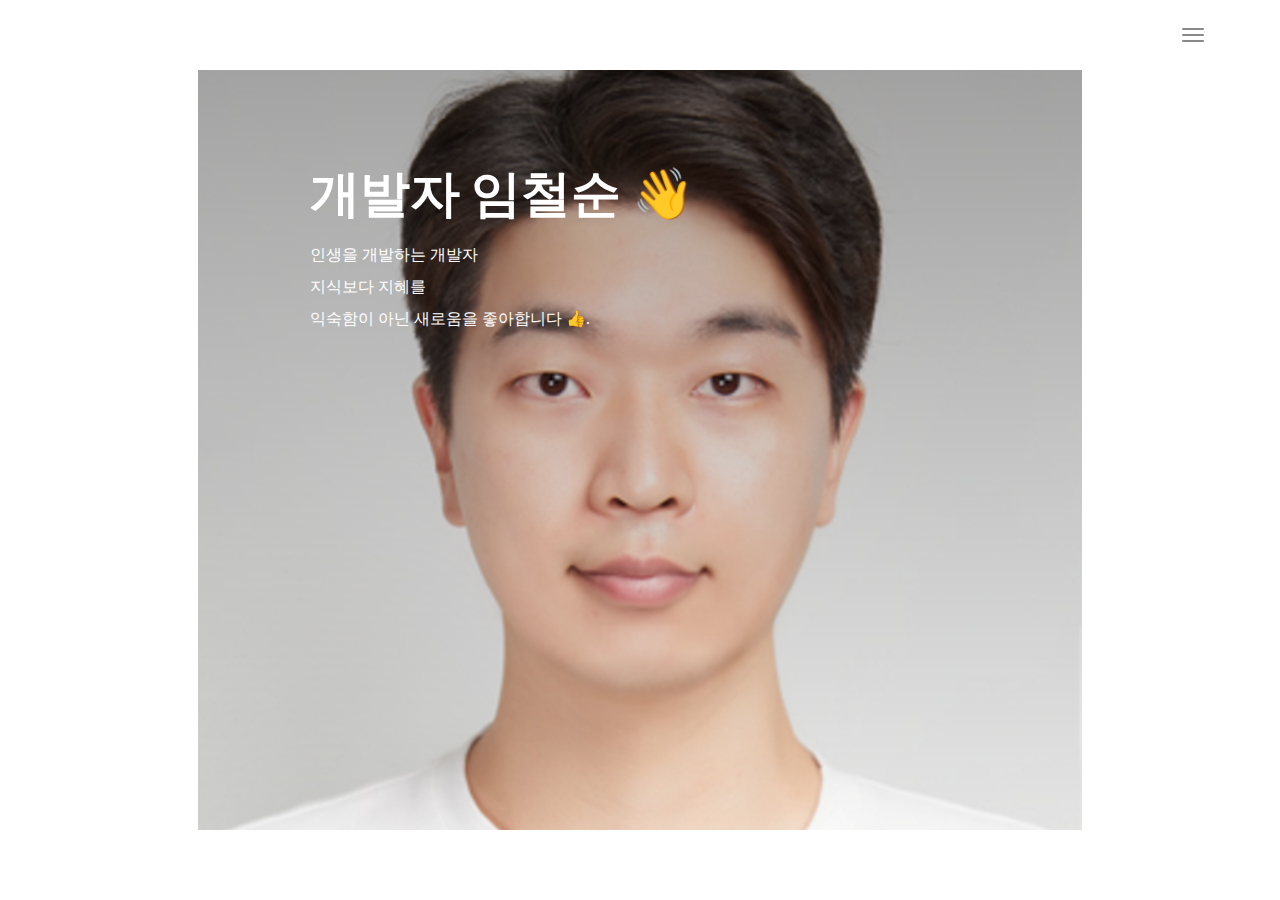
<file: root/index.html>
<!DOCTYPE html>
<html lang="en">

<head>
  <meta charset="UTF-8">
  <meta content="IE=edge" http-equiv="X-UA-Compatible">
  <meta content="width=device-width,initial-scale=1" name="viewport">
  <meta content="description" name="description">
  <meta name="google" content="notranslate" />
  <meta content="Mashup templates have been developped by Orson.io team" name="author">

  <!-- Disable tap highlight on IE -->
  <meta name="msapplication-tap-highlight" content="no">
  
  <link rel="apple-touch-icon" sizes="180x180" href="./assets/apple-icon-180x180.png">
  <link href="./assets/favicon.ico" rel="icon">
  
  <title>Lim Cheol Soon</title>  

<link href="./main.3da94fde.css" rel="stylesheet"></head>

<body>

 <!-- Add your content of header -->

<header>
  <nav class="navbar navbar-fixed-top navbar-default">
    <div class="container">
        <button type="button" class="navbar-toggle">
          <span class="sr-only">Toggle navigation</span>
          <span class="icon-bar"></span>
          <span class="icon-bar"></span>
          <span class="icon-bar"></span>
        </button>
        
      <nav class="navbar-fullscreen" id="navbar-middle">
        <button type="button" class="close" aria-label="Close"><span aria-hidden="true">&times;</span></button>
        <ul class="navbar-fullscreen-links">
          <li><a href="./index.html" title="">Home</a></li>
          <li><a href="./project.html" title="">Project</a></li>
          <li><a href="./about.html" title="">About me</a></li>
          <!-- <li><a href="./components.html" title="">Components</a></li> -->
        </ul>

        <div class="footer-container">
           
          <p class="footer-share-icons">
              <a href="https://github.com/POcodingWER" class="fa-icon" title="">
                  <i class="fa fa-github" aria-hidden="true"></i>
              </a>
              <a href="https://festive-passive-935.notion.site/99ee9768248246599fc7351f57e35797" class="fa-icon" title="">
                  <i class="fa fa-dropbox" aria-hidden="true"></i>
              </a>
          </p>
                       
        </div>


      </nav> 
    
    </div>
  </nav>
</header>

  
<div class="hero-full-container background-image-container white-text-container" style="background-image:url('./assets/images/img-home.jpg')">
  <a href="./project.html" title="">
  <div class="overlay-gradient"></div>
  <div class="container">
    <div class="row">
      <div class="col-xs-12 col-md-7 col-md-offset-1">
        <div class="hero-full-wrapper">
          <div class="text-content">
            <h1>개발자 임철순 👋</h1>
            <p>인생을 개발하는 개발자<br/>
               지식보다 지혜를<br />
              익숙함이 아닌 새로움을 좋아합니다 👍.</p>
          </div>
        </div>
      </div>
    </div>
  </div>
</a>
</div>

<script>
  document.addEventListener("DOMContentLoaded", function (event) {
    navbarFixedTopAnimation();
    closeMenuBeforeGoingToPage();
  });
</script>




<script>
    document.addEventListener("DOMContentLoaded", function (event) {
      navbarToggleSidebar();
      closeMenuBeforeGoingToPage();
      navActivePage();
    });
</script>
 <script type="text/javascript" src="./main.4c6e144e.js"></script></body>

</html>
</file>
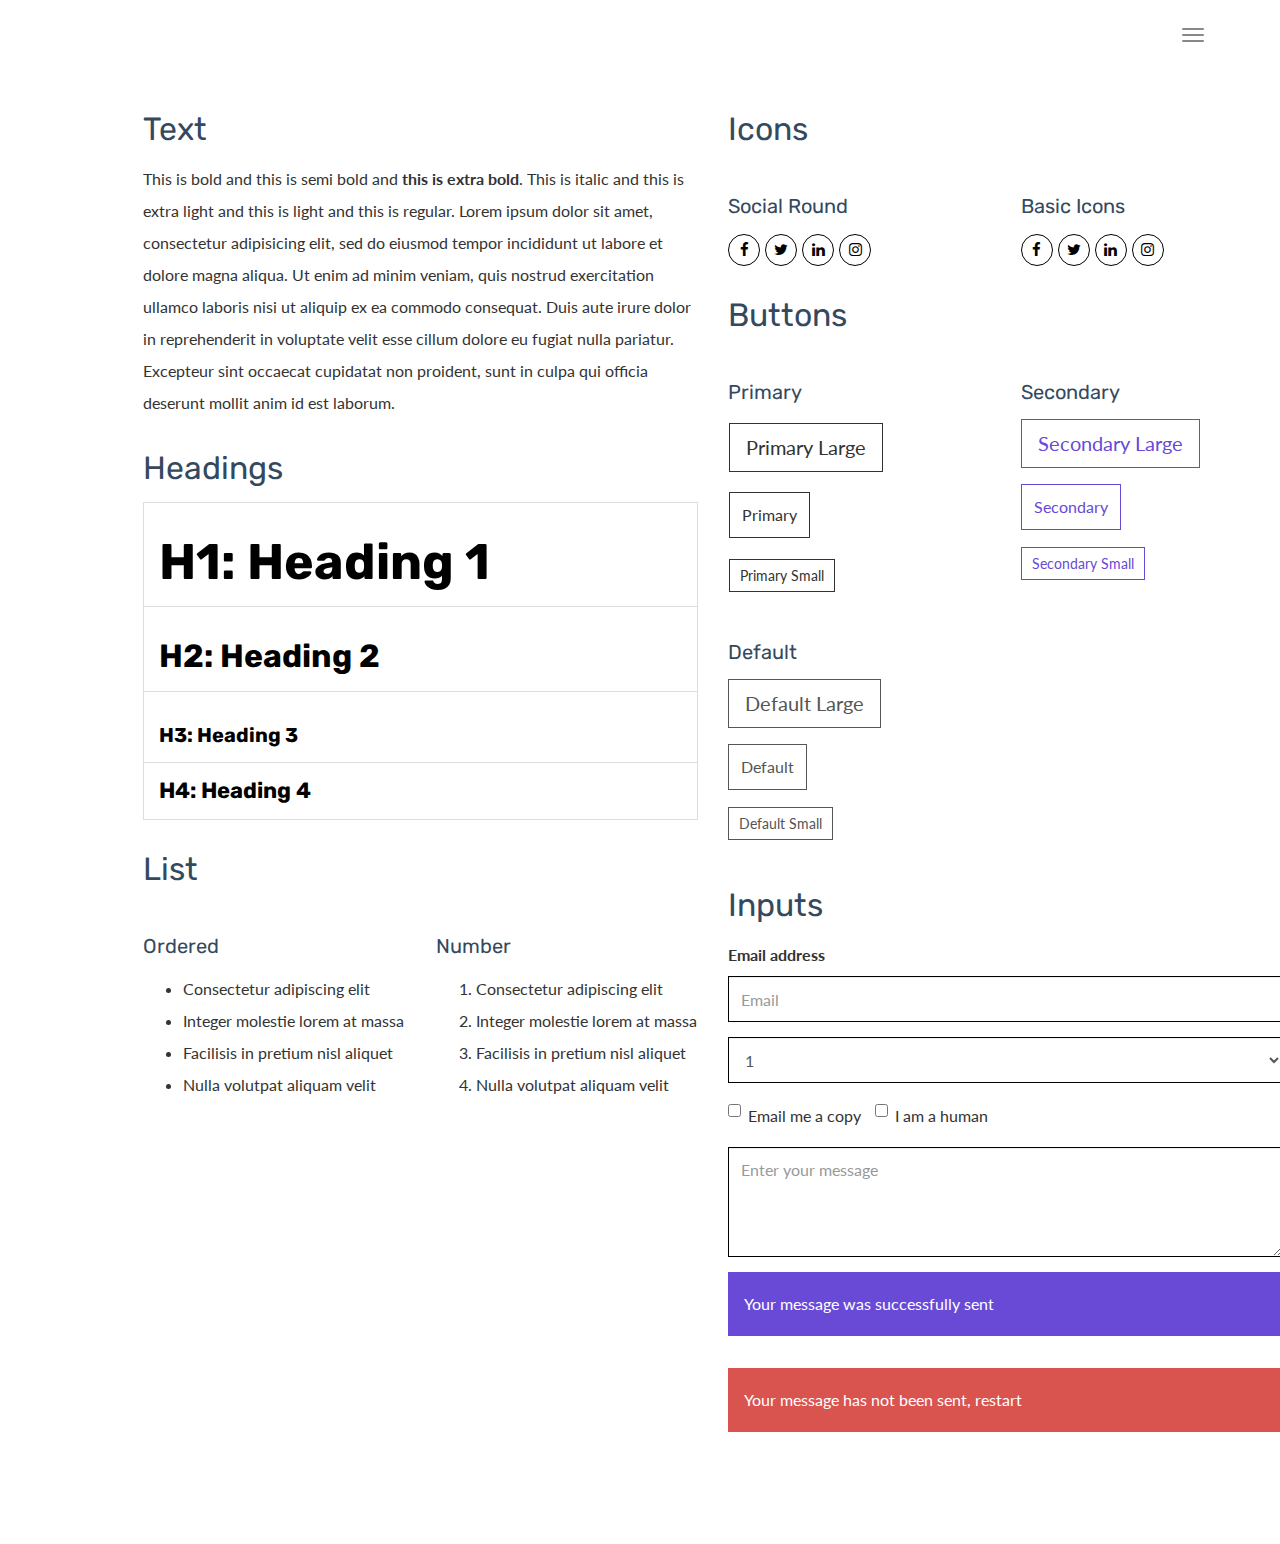
<file: root/components.html>
<!DOCTYPE html>
<html lang="en">

<head>
  <meta charset="UTF-8">
  <meta content="IE=edge" http-equiv="X-UA-Compatible">
  <meta content="width=device-width,initial-scale=1" name="viewport">
  <meta content="description" name="description">
  <meta name="google" content="notranslate" />
  <meta content="Mashup templates have been developped by Orson.io team" name="author">

  <!-- Disable tap highlight on IE -->
  <meta name="msapplication-tap-highlight" content="no">
  
  <link rel="apple-touch-icon" sizes="180x180" href="./assets/apple-icon-180x180.png">
  <link href="./assets/favicon.ico" rel="icon">
  
  <title>Title page</title>  

<link href="./main.3da94fde.css" rel="stylesheet"></head>

<body>

 <!-- Add your content of header -->

<header>
  <nav class="navbar navbar-fixed-top navbar-default">
    <div class="container">
        <button type="button" class="navbar-toggle">
          <span class="sr-only">Toggle navigation</span>
          <span class="icon-bar"></span>
          <span class="icon-bar"></span>
          <span class="icon-bar"></span>
        </button>
        
      <nav class="navbar-fullscreen" id="navbar-middle">
        <button type="button" class="close" aria-label="Close"><span aria-hidden="true">&times;</span></button>
        <ul class="navbar-fullscreen-links">
          <li><a href="./index.html" title="">Home</a></li>
          <li><a href="./project.html" title="">Project</a></li>
          <li><a href="./about.html" title="">About me</a></li>
          <li><a href="./components.html" title="">Components</a></li>
        </ul>

        <div class="footer-container">
           
          <p><small>© Untitled | Website created with <a href="http://www.mashup-template.com/" title="Create website with free html template">Mashup Template</a>/<a href="https://www.unsplash.com/" title="Beautiful Free Images">Unsplash</a></small></p>
          <p class="footer-share-icons">
              <a href="https://www.twitter.com" class="fa-icon" title="">
                  <i class="fa fa-twitter" aria-hidden="true"></i>
              </a>
              <a href="https://www.linkedin.com" class="fa-icon" title="">
                  <i class="fa fa-instagram" aria-hidden="true"></i>
              </a>
              <a href="https://www.behance.com" class="fa-icon" title="">
                  <i class="fa fa-behance" aria-hidden="true"></i>
              </a>
              <a href="https://www.vimeo.com" class="fa-icon" title="">
                  <i class="fa fa-vimeo" aria-hidden="true"></i>
              </a>
          </p>
                       
        </div>


      </nav> 
    
    </div>
  </nav>
</header>

<div class="section-container">
  <!-- Add your site or app content here -->
  <div class="container">
    <div class="row">
      <div class="col-xs-12 col-md-6">

        <div class="template-example">
          <h2 class="template-title-example">Text</h2>
          <p>This is bold and this is semi bold and <b>this is extra bold</b>. This is italic and this is extra light and this is light
          and this is regular. Lorem ipsum dolor sit amet, consectetur adipisicing elit, sed do eiusmod
          tempor incididunt ut labore et dolore magna aliqua. Ut enim ad minim veniam,
          quis nostrud exercitation ullamco laboris nisi ut aliquip ex ea commodo
          consequat. Duis aute irure dolor in <a href="" title="">reprehenderit</a> in voluptate velit esse
          cillum dolore eu fugiat nulla pariatur. Excepteur sint occaecat cupidatat non
          proident, sunt in culpa qui officia deserunt mollit anim id est laborum.
          </p>
        </div>

        <div class="template-example">
          <h2 class="template-title-example">Headings</h2>
          
          <table class="table table-bordered">
            <tr><td><h1>H1: Heading 1</h1></td></tr>
            <tr><td><h2>H2: Heading 2</h2></td></tr>
            <tr><td><h3>H3: Heading 3</h3></td></tr>
            <tr><td><h4>H4: Heading 4</h4></td></tr>
          </table>
        </div>

        <div class="template-example">
          <h2 class="template-title-example">List</h2>
          <div class="row">
            <div class="col-md-6">
              <h3 class="template-title-example">Ordered</h3>
              <ul>
                <li>Consectetur adipiscing elit</li>
                <li>Integer molestie lorem at massa</li>
                <li>Facilisis in pretium nisl aliquet</li>
                <li>Nulla volutpat aliquam velit</li>
              </ul>
            </div>
            <div class="col-md-6">
              <h3 class="template-title-example">Number</h3>
              <ol>
                <li>Consectetur adipiscing elit</li>
                <li>Integer molestie lorem at massa</li>
                <li>Facilisis in pretium nisl aliquet</li>
                <li>Nulla volutpat aliquam velit</li>
              </ol>
            </div>
          </div>
        </div>

        
      </div>

      <div class="col-xs-12 col-md-6">
        <div class="template-example">
          <h2 class="template-title-example">Icons</h2>
          
          <div class="row">
            <div class="col-md-6">
              <h3 class="template-title-example">Social Round</h2>
              <ul class="list-icons">
                <li>
                  <a href="" class="social-round-icon fa-icon">
                    <i class="fa fa-facebook"></i>
                  </a>
                </li>
                <li>
                  <a href="" class="social-round-icon fa-icon">
                    <i class="fa fa-twitter"></i>
                  </a>
                </li>
                <li>
                  <a href="" class="social-round-icon fa-icon">
                    <i class="fa fa-linkedin"></i>
                  </a>
                </li>
                <li>
                  <a href="" class="social-round-icon fa-icon">
                    <i class="fa fa-instagram"></i>
                  </a>
                </li>
              </ul>
            </div>
            <div class="col-md-6">
               <h3 class="template-title-example">Basic Icons</h2>
                <ul class="list-icons">
                  <li>
                    <span class="fa-icon">
                      <i class="fa fa-facebook"></i>
                    </span>
                  </li>
                  <li>
                    <span class="fa-icon">
                      <i class="fa fa-twitter"></i>
                    </span>
                  </li>
                  <li>
                    <span class="fa-icon">
                      <i class="fa fa-linkedin"></i>
                    </span>
                  </li>
                  <li>
                    <span class="fa-icon">
                      <i class="fa fa-instagram"></i>
                    </span>
                  </li>
                </ul>
            </div>

          </div>


          


        </div>

        <div class="template-example">
          <h2 class="template-title-example">Buttons</h2>
          <div class="row">
            <div class="col-md-6">
              <h3 class="template-title-example">Primary</h2>
              <div class="row">
                  <div class="col-md-6">
                  <p><a href="" class="btn btn-primary btn-lg">Primary Large</a></p>
                  <p><a href="" class="btn btn-primary">Primary </a></p>
                  <p><a href="" class="btn btn-primary btn-sm">Primary Small</a></p>
                </div>
              </div>

              <h3 class="template-title-example">Default</h2>
              <div class="row">
                  <div class="col-md-6">
                  <p><a href="" class="btn btn-default btn-lg">Default Large</a></p>
                  <p><a href="" class="btn btn-default">Default </a></p>
                  <p><a href="" class="btn btn-default btn-sm">Default Small</a></p>
                </div>
              </div>

            </div>

            <div class="col-md-6">
              <h3 class="template-title-example">Secondary</h2>
              <div class="row">
                  <div class="col-md-6">
                  <p><a href="" class="btn btn-info btn-lg">Secondary Large</a></p>
                  <p><a href="" class="btn btn-info">Secondary </a></p>
                  <p><a href="" class="btn btn-info btn-sm">Secondary Small</a></p>
                </div>
              </div>
            </div>
          </div>
        </div>
        
        <div class="template-example">
          <h2 class="template-title-example">Inputs</h2>

            <div class="form-group">
              <label for="exampleInputEmail1">Email address</label>
              <input type="email" class="form-control" id="exampleInputEmail1" placeholder="Email">
            </div>

            <div class="form-group">
              <select class="form-control">
                <option>1</option>
                <option>2</option>
                <option>3</option>
                <option>4</option>
                <option>5</option>
              </select>
            </div>

            <div class="form-group">
              <label class="checkbox-inline">
                <input 
                type="checkbox" id="inlineCheckbox1" value="option1"> Email me a copy
              </label>
              <label class="checkbox-inline">
                <input type="checkbox" id="inlineCheckbox2" value="option2"> I am a human
              </label>
            </div>

            <div class="form-group">
              <textarea class="form-control" rows="3" placeholder="Enter your message"></textarea>
            </div>
            
            <div class="alert alert-success" role="alert">Your message was successfully sent</div>
            <div class="alert alert-danger" role="alert">Your message has not been sent, restart</div>
        </div>




      </div>
    </div>
  </div>

</div>




<script>
    document.addEventListener("DOMContentLoaded", function (event) {
      navbarToggleSidebar();
      closeMenuBeforeGoingToPage();
      navActivePage();
    });
</script>
 <script type="text/javascript" src="./main.4c6e144e.js"></script></body>

</html>
</file>
<file: root/main.3da94fde.css>
@import url(https://fonts.googleapis.com/css?family=Lato:300,700|Rubik:400,700);@import url(https://maxcdn.bootstrapcdn.com/font-awesome/4.7.0/css/font-awesome.min.css);/*!
 * Bootstrap v3.3.7 (http://getbootstrap.com)
 * Copyright 2011-2016 Twitter, Inc.
 * Licensed under MIT (https://github.com/twbs/bootstrap/blob/master/LICENSE)
 */
/*! normalize.css v3.0.3 | MIT License | github.com/necolas/normalize.css */html{font-family:sans-serif;-ms-text-size-adjust:100%;-webkit-text-size-adjust:100%}body{margin:0}article,aside,details,figcaption,figure,footer,header,hgroup,main,menu,nav,section,summary{display:block}audio,canvas,progress,video{display:inline-block;vertical-align:baseline}audio:not([controls]){display:none;height:0}[hidden],template{display:none}a{background-color:transparent}a:active,a:hover{outline:0}abbr[title]{border-bottom:1px dotted}b,strong{font-weight:700}dfn{font-style:italic}h1{font-size:2em;margin:.67em 0}mark{background:#ff0;color:#000}small{font-size:80%}sub,sup{font-size:75%;line-height:0;position:relative;vertical-align:baseline}sup{top:-.5em}sub{bottom:-.25em}img{border:0}svg:not(:root){overflow:hidden}figure{margin:1em 40px}hr{box-sizing:content-box;height:0}pre{overflow:auto}code,kbd,pre,samp{font-family:monospace,monospace;font-size:1em}button,input,optgroup,select,textarea{color:inherit;font:inherit;margin:0}button{overflow:visible}button,select{text-transform:none}button,html input[type=button],input[type=reset],input[type=submit]{-webkit-appearance:button;cursor:pointer}button[disabled],html input[disabled]{cursor:default}button::-moz-focus-inner,input::-moz-focus-inner{border:0;padding:0}input{line-height:normal}input[type=checkbox],input[type=radio]{box-sizing:border-box;padding:0}input[type=number]::-webkit-inner-spin-button,input[type=number]::-webkit-outer-spin-button{height:auto}input[type=search]{-webkit-appearance:textfield;box-sizing:content-box}input[type=search]::-webkit-search-cancel-button,input[type=search]::-webkit-search-decoration{-webkit-appearance:none}fieldset{border:1px solid silver;margin:0 2px;padding:.35em .625em .75em}textarea{overflow:auto}optgroup{font-weight:700}table{border-collapse:collapse;border-spacing:0}td,th{padding:0}

/*! Source: https://github.com/h5bp/html5-boilerplate/blob/master/src/css/main.css */
@media print {

    *,
    :after,
    :before {
        background: transparent !important;
        color: #000 !important;
        box-shadow: none !important;
        text-shadow: none !important
    }

    a,
    a:visited {
        text-decoration: underline
    }

    a[href]:after {
        content: " ("attr(href) ")"
    }

    abbr[title]:after {
        content: " ("attr(title) ")"
    }

    a[href^="#"]:after,
    a[href^="javascript:"]:after {
        content: ""
    }

    blockquote,
    pre {
        border: 1px solid #999;
        page-break-inside: avoid
    }

    thead {
        display: table-header-group
    }

    img,
    tr {
        page-break-inside: avoid
    }

    img {
        max-width: 100% !important
    }

    h2,
    h3,
    p {
        orphans: 3;
        widows: 3
    }

    h2,
    h3 {
        page-break-after: avoid
    }

    .navbar {
        display: none
    }

    .btn>.caret,
    .dropup>.btn>.caret {
        border-top-color: #000 !important
    }

    .label {
        border: 1px solid #000
    }

    .table {
        border-collapse: collapse !important
    }

    .table td,
    .table th {
        background-color: #fff !important
    }

    .table-bordered td,
    .table-bordered th {
        border: 1px solid #ddd !important
    }
}

*,
:after,
:before {
    -webkit-box-sizing: border-box;
    -moz-box-sizing: border-box;
    box-sizing: border-box
}

html {
    margin: auto;
    width: 80%;
    scroll-behavior: smooth;
    font-size: 10px;
    -webkit-tap-highlight-color: transparent
}
@media (max-width: 1000px) {
    html {
        width: 100%;
        scroll-behavior: smooth;
        font-size: 10px;
        -webkit-tap-highlight-color: transparent
    }
  }

body {
    font-family: Lato, Helvetica, Arial, sans-serif;
    font-size: 16px;
    line-height: 2;
    color: #333;
    background-color: #fff
}

button,
input,
select,
textarea {
    font-family: inherit;
    font-size: inherit;
    line-height: inherit
}

a {
    color: #333;
    text-decoration: none
}

a:focus,
a:hover {
    color: #0d0d0d;
    text-decoration: underline
}

a:focus {
    outline: 5px auto -webkit-focus-ring-color;
    outline-offset: -2px
}

figure {
    margin: 0
}

img {
    vertical-align: middle
}

.img-responsive {
    display: block;
    max-width: 100%;
    height: auto
}

.img-rounded {
    border-radius: 0
}

.img-thumbnail {
    padding: 4px;
    line-height: 2;
    background-color: #fff;
    border: 1px solid #ddd;
    border-radius: 0;
    -webkit-transition: all .2s ease-in-out;
    -o-transition: all .2s ease-in-out;
    transition: all .2s ease-in-out;
    display: inline-block;
    max-width: 100%;
    height: auto
}

.img-circle {
    border-radius: 50%
}

hr {
    margin-top: 32px;
    margin-bottom: 32px;
    border: 0;
    border-top: 3px solid rgb(178, 178, 178)
}

.sr-only {
    position: absolute;
    width: 1px;
    height: 1px;
    margin: -1px;
    padding: 0;
    overflow: hidden;
    clip: rect(0, 0, 0, 0);
    border: 0
}

.sr-only-focusable:active,
.sr-only-focusable:focus {
    position: static;
    width: auto;
    height: auto;
    margin: 0;
    overflow: visible;
    clip: auto
}

[role=button] {
    cursor: pointer
}

.h1,
.h2,
.h3,
.h4,
.h5,
.h6,
h1,
h2,
h3,
h4,
h5,
h6 {
    font-family: Rubik, Helvetica, Arial, sans-serif;
    font-weight: 700;
    line-height: 1.1;
    color: #000
}

.h1 .small,
.h1 small,
.h2 .small,
.h2 small,
.h3 .small,
.h3 small,
.h4 .small,
.h4 small,
.h5 .small,
.h5 small,
.h6 .small,
.h6 small,
h1 .small,
h1 small,
h2 .small,
h2 small,
h3 .small,
h3 small,
h4 .small,
h4 small,
h5 .small,
h5 small,
h6 .small,
h6 small {
    font-weight: 400;
    line-height: 1;
    color: #777
}

.h1,
.h2,
.h3,
h1,
h2,
h3 {
    margin-top: 32px;
    margin-bottom: 16px
}

.h1 .small,
.h1 small,
.h2 .small,
.h2 small,
.h3 .small,
.h3 small,
h1 .small,
h1 small,
h2 .small,
h2 small,
h3 .small,
h3 small {
    font-size: 65%
}

.h4,
.h5,
.h6,
h4,
h5,
h6 {
    margin-top: 16px;
    margin-bottom: 16px
}

.h4 .small,
.h4 small,
.h5 .small,
.h5 small,
.h6 .small,
.h6 small,
h4 .small,
h4 small,
h5 .small,
h5 small,
h6 .small,
h6 small {
    font-size: 75%
}

.h1,
h1 {
    font-size: 50px
}

.h2,
h2 {
    font-size: 37px
}

.h3,
h3 {
    font-size: 29px
}

.h4,
h4 {
    font-size: 22px
}

.h5,
h5 {
    font-size: 16px
}

.h6,
h6 {
    font-size: 14px
}

p {
    margin: 0 0 16px
}

.lead {
    margin-bottom: 32px;
    font-size: 18px;
    font-weight: 300;
    line-height: 1.4
}

@media (min-width:768px) {
    .lead {
        font-size: 24px
    }
}

.small,
small {
    font-size: 87%
}

.mark,
mark {
    background-color: #fcf8e3;
    padding: .2em
}

.text-left {
    text-align: left
}

.text-right {
    text-align: right
}

.text-center {
    text-align: center
}

.text-justify {
    text-align: justify
}

.text-nowrap {
    white-space: nowrap
}

.text-lowercase {
    text-transform: lowercase
}

.initialism,
.text-uppercase {
    text-transform: uppercase
}

.text-capitalize {
    text-transform: capitalize
}

.text-muted {
    color: #777
}

.text-primary {
    color: #333
}

a.text-primary:focus,
a.text-primary:hover {
    color: #1a1a1a
}

.text-success {
    color: #fff
}

a.text-success:focus,
a.text-success:hover {
    color: #e6e6e6
}

.text-info {
    color: #31708f
}

a.text-info:focus,
a.text-info:hover {
    color: #245269
}

.text-warning {
    color: #8a6d3b
}

a.text-warning:focus,
a.text-warning:hover {
    color: #66512c
}

.text-danger {
    color: #fff
}

a.text-danger:focus,
a.text-danger:hover {
    color: #e6e6e6
}

.bg-primary {
    color: #fff;
    background-color: #333
}

a.bg-primary:focus,
a.bg-primary:hover {
    background-color: #1a1a1a
}

.bg-success {
    background-color: #684ad7
}

a.bg-success:focus,
a.bg-success:hover {
    background-color: #4b2bc3
}

.bg-info {
    background-color: #d9edf7
}

a.bg-info:focus,
a.bg-info:hover {
    background-color: #afd9ee
}

.bg-warning {
    background-color: #fcf8e3
}

a.bg-warning:focus,
a.bg-warning:hover {
    background-color: #f7ecb5
}

.bg-danger {
    background-color: #d9534f
}

a.bg-danger:focus,
a.bg-danger:hover {
    background-color: #c9302c
}

.page-header {
    padding-bottom: 15px;
    margin: 64px 0 32px;
    border-bottom: 1px solid #eee
}

ol,
ul {
    margin-top: 0;
    margin-bottom: 16px
}

ol ol,
ol ul,
ul ol,
ul ul {
    margin-bottom: 0
}

.list-inline,
.list-unstyled {
    padding-left: 0;
    list-style: none
}
.list-inline,
.list-unstyled1 {
    font-size: 25px;
    padding-left: 0;
    list-style: none
}

.list-inline {
    margin-left: -5px
}

.list-inline>li {
    display: inline-block;
    padding-left: 5px;
    padding-right: 5px
}

dl {
    margin-top: 0;
    margin-bottom: 32px
}

dd,
dt {
    line-height: 2
}

dt {
    font-weight: 700
}

dd {
    margin-left: 0
}

.dl-horizontal dd:after,
.dl-horizontal dd:before {
    content: " ";
    display: table
}

.dl-horizontal dd:after {
    clear: both
}

@media (min-width:768px) {
    .dl-horizontal dt {
        float: left;
        width: 160px;
        clear: left;
        text-align: right;
        overflow: hidden;
        text-overflow: ellipsis;
        white-space: nowrap
    }

    .dl-horizontal dd {
        margin-left: 180px
    }
}

abbr[data-original-title],
abbr[title] {
    cursor: help;
    border-bottom: 1px dotted #777
}

.initialism {
    font-size: 90%
}

blockquote {
    padding: 16px 32px;
    margin: 0 0 32px;
    font-size: 20px;
    border-left: 5px solid #eee
}

blockquote ol:last-child,
blockquote p:last-child,
blockquote ul:last-child {
    margin-bottom: 0
}

blockquote .small,
blockquote footer,
blockquote small {
    display: block;
    font-size: 80%;
    line-height: 2;
    color: #777
}

blockquote .small:before,
blockquote footer:before,
blockquote small:before {
    content: "\2014   \A0"
}

.blockquote-reverse,
blockquote.pull-right {
    padding-right: 15px;
    padding-left: 0;
    border-right: 5px solid #eee;
    border-left: 0;
    text-align: right
}

.blockquote-reverse .small:before,
.blockquote-reverse footer:before,
.blockquote-reverse small:before,
blockquote.pull-right .small:before,
blockquote.pull-right footer:before,
blockquote.pull-right small:before {
    content: ""
}

.blockquote-reverse .small:after,
.blockquote-reverse footer:after,
.blockquote-reverse small:after,
blockquote.pull-right .small:after,
blockquote.pull-right footer:after,
blockquote.pull-right small:after {
    content: "\A0   \2014"
}

address {
    margin-bottom: 32px;
    font-style: normal;
    line-height: 2
}

code,
kbd,
pre,
samp {
    font-family: Menlo, Monaco, Consolas, Courier New, monospace
}

code {
    color: #c7254e;
    background-color: #f9f2f4
}

code,
kbd {
    padding: 2px 4px;
    font-size: 90%;
    border-radius: 0
}

kbd {
    color: #fff;
    background-color: #333;
    box-shadow: inset 0 -1px 0 rgba(0, 0, 0, .25)
}

kbd kbd {
    padding: 0;
    font-size: 100%;
    font-weight: 700;
    box-shadow: none
}

pre {
    display: block;
    padding: 15.5px;
    margin: 0 0 16px;
    font-size: 15px;
    line-height: 2;
    word-break: break-all;
    word-wrap: break-word;
    color: #333;
    background-color: #f5f5f5;
    border: 1px solid #ccc;
    border-radius: 0
}

pre code {
    padding: 0;
    font-size: inherit;
    color: inherit;
    white-space: pre-wrap;
    background-color: transparent;
    border-radius: 0
}

.pre-scrollable {
    max-height: 340px;
    overflow-y: scroll
}

.container {
    margin-right: auto;
    margin-left: auto;
    padding-left: 15px;
    padding-right: 15px
}

.container:after,
.container:before {
    content: " ";
    display: table
}

.container:after {
    clear: both
}

@media (min-width:768px) {
    .container {
        width: 750px
    }
}

@media (min-width:992px) {
    .container {
        width: 970px
    }
}

@media (min-width:1200px) {
    .container {
        width: 1170px
    }
}

.container-fluid {
    margin-right: auto;
    margin-left: auto;
    padding-left: 15px;
    padding-right: 15px
}

.container-fluid:after,
.container-fluid:before {
    content: " ";
    display: table
}

.container-fluid:after {
    clear: both
}

.row {
    margin-left: -15px;
    margin-right: -15px
}

.row:after,
.row:before {
    content: " ";
    display: table
}

.row:after {
    clear: both
}

.col-lg-1,
.col-lg-2,
.col-lg-3,
.col-lg-4,
.col-lg-5,
.col-lg-6,
.col-lg-7,
.col-lg-8,
.col-lg-9,
.col-lg-10,
.col-lg-11,
.col-lg-12,
.col-md-1,
.col-md-2,
.col-md-3,
.col-md-4,
.col-md-5,
.col-md-6,
.col-md-7,
.col-md-8,
.col-md-9,
.col-md-10,
.col-md-11,
.col-md-12,
.col-sm-1,
.col-sm-2,
.col-sm-3,
.col-sm-4,
.col-sm-5,
.col-sm-6,
.col-sm-7,
.col-sm-8,
.col-sm-9,
.col-sm-10,
.col-sm-11,
.col-sm-12,
.col-xs-1,
.col-xs-2,
.col-xs-3,
.col-xs-4,
.col-xs-5,
.col-xs-6,
.col-xs-7,
.col-xs-8,
.col-xs-9,
.col-xs-10,
.col-xs-11,
.col-xs-12 {
    position: relative;
    min-height: 1px;
    padding-left: 15px;
    padding-right: 15px
}

.col-xs-1,
.col-xs-2,
.col-xs-3,
.col-xs-4,
.col-xs-5,
.col-xs-6,
.col-xs-7,
.col-xs-8,
.col-xs-9,
.col-xs-10,
.col-xs-11,
.col-xs-12 {
    float: left
}

.col-xs-1 {
    width: 8.33333%
}

.col-xs-2 {
    width: 16.66667%
}

.col-xs-3 {
    width: 25%
}

.col-xs-4 {
    width: 33.33333%
}

.col-xs-5 {
    width: 41.66667%
}

.col-xs-6 {
    width: 50%
}

.col-xs-7 {
    width: 58.33333%
}

.col-xs-8 {
    width: 66.66667%
}

.col-xs-9 {
    width: 75%
}

.col-xs-10 {
    width: 83.33333%
}

.col-xs-11 {
    width: 91.66667%
}

.col-xs-12 {
    width: 100%
}

.col-xs-pull-0 {
    right: auto
}

.col-xs-pull-1 {
    right: 8.33333%
}

.col-xs-pull-2 {
    right: 16.66667%
}

.col-xs-pull-3 {
    right: 25%
}

.col-xs-pull-4 {
    right: 33.33333%
}

.col-xs-pull-5 {
    right: 41.66667%
}

.col-xs-pull-6 {
    right: 50%
}

.col-xs-pull-7 {
    right: 58.33333%
}

.col-xs-pull-8 {
    right: 66.66667%
}

.col-xs-pull-9 {
    right: 75%
}

.col-xs-pull-10 {
    right: 83.33333%
}

.col-xs-pull-11 {
    right: 91.66667%
}

.col-xs-pull-12 {
    right: 100%
}

.col-xs-push-0 {
    left: auto
}

.col-xs-push-1 {
    left: 8.33333%
}

.col-xs-push-2 {
    left: 16.66667%
}

.col-xs-push-3 {
    left: 25%
}

.col-xs-push-4 {
    left: 33.33333%
}

.col-xs-push-5 {
    left: 41.66667%
}

.col-xs-push-6 {
    left: 50%
}

.col-xs-push-7 {
    left: 58.33333%
}

.col-xs-push-8 {
    left: 66.66667%
}

.col-xs-push-9 {
    left: 75%
}

.col-xs-push-10 {
    left: 83.33333%
}

.col-xs-push-11 {
    left: 91.66667%
}

.col-xs-push-12 {
    left: 100%
}

.col-xs-offset-0 {
    margin-left: 0
}

.col-xs-offset-1 {
    margin-left: 8.33333%
}

.col-xs-offset-2 {
    margin-left: 16.66667%
}

.col-xs-offset-3 {
    margin-left: 25%
}

.col-xs-offset-4 {
    margin-left: 33.33333%
}

.col-xs-offset-5 {
    margin-left: 41.66667%
}

.col-xs-offset-6 {
    margin-left: 50%
}

.col-xs-offset-7 {
    margin-left: 58.33333%
}

.col-xs-offset-8 {
    margin-left: 66.66667%
}

.col-xs-offset-9 {
    margin-left: 75%
}

.col-xs-offset-10 {
    margin-left: 83.33333%
}

.col-xs-offset-11 {
    margin-left: 91.66667%
}

.col-xs-offset-12 {
    margin-left: 100%
}

@media (min-width:768px) {

    .col-sm-1,
    .col-sm-2,
    .col-sm-3,
    .col-sm-4,
    .col-sm-5,
    .col-sm-6,
    .col-sm-7,
    .col-sm-8,
    .col-sm-9,
    .col-sm-10,
    .col-sm-11,
    .col-sm-12 {
        float: left
    }

    .col-sm-1 {
        width: 8.33333%
    }

    .col-sm-2 {
        width: 16.66667%
    }

    .col-sm-3 {
        width: 25%
    }

    .col-sm-4 {
        width: 33.33333%
    }

    .col-sm-5 {
        width: 41.66667%
    }

    .col-sm-6 {
        width: 50%
    }

    .col-sm-7 {
        width: 58.33333%
    }

    .col-sm-8 {
        width: 66.66667%
    }

    .col-sm-9 {
        width: 75%
    }

    .col-sm-10 {
        width: 83.33333%
    }

    .col-sm-11 {
        width: 91.66667%
    }

    .col-sm-12 {
        width: 100%
    }

    .col-sm-pull-0 {
        right: auto
    }

    .col-sm-pull-1 {
        right: 8.33333%
    }

    .col-sm-pull-2 {
        right: 16.66667%
    }

    .col-sm-pull-3 {
        right: 25%
    }

    .col-sm-pull-4 {
        right: 33.33333%
    }

    .col-sm-pull-5 {
        right: 41.66667%
    }

    .col-sm-pull-6 {
        right: 50%
    }

    .col-sm-pull-7 {
        right: 58.33333%
    }

    .col-sm-pull-8 {
        right: 66.66667%
    }

    .col-sm-pull-9 {
        right: 75%
    }

    .col-sm-pull-10 {
        right: 83.33333%
    }

    .col-sm-pull-11 {
        right: 91.66667%
    }

    .col-sm-pull-12 {
        right: 100%
    }

    .col-sm-push-0 {
        left: auto
    }

    .col-sm-push-1 {
        left: 8.33333%
    }

    .col-sm-push-2 {
        left: 16.66667%
    }

    .col-sm-push-3 {
        left: 25%
    }

    .col-sm-push-4 {
        left: 33.33333%
    }

    .col-sm-push-5 {
        left: 41.66667%
    }

    .col-sm-push-6 {
        left: 50%
    }

    .col-sm-push-7 {
        left: 58.33333%
    }

    .col-sm-push-8 {
        left: 66.66667%
    }

    .col-sm-push-9 {
        left: 75%
    }

    .col-sm-push-10 {
        left: 83.33333%
    }

    .col-sm-push-11 {
        left: 91.66667%
    }

    .col-sm-push-12 {
        left: 100%
    }

    .col-sm-offset-0 {
        margin-left: 0
    }

    .col-sm-offset-1 {
        margin-left: 8.33333%
    }

    .col-sm-offset-2 {
        margin-left: 16.66667%
    }

    .col-sm-offset-3 {
        margin-left: 25%
    }

    .col-sm-offset-4 {
        margin-left: 33.33333%
    }

    .col-sm-offset-5 {
        margin-left: 41.66667%
    }

    .col-sm-offset-6 {
        margin-left: 50%
    }

    .col-sm-offset-7 {
        margin-left: 58.33333%
    }

    .col-sm-offset-8 {
        margin-left: 66.66667%
    }

    .col-sm-offset-9 {
        margin-left: 75%
    }

    .col-sm-offset-10 {
        margin-left: 83.33333%
    }

    .col-sm-offset-11 {
        margin-left: 91.66667%
    }

    .col-sm-offset-12 {
        margin-left: 100%
    }
}

@media (min-width:992px) {

    .col-md-1,
    .col-md-2,
    .col-md-3,
    .col-md-4,
    .col-md-5,
    .col-md-6,
    .col-md-7,
    .col-md-8,
    .col-md-9,
    .col-md-10,
    .col-md-11,
    .col-md-12 {
        float: left
    }

    .col-md-1 {
        width: 8.33333%
    }

    .col-md-2 {
        width: 16.66667%
    }

    .col-md-3 {
        width: 25%
    }

    .col-md-4 {
        width: 33.33333%
    }

    .col-md-5 {
        width: 41.66667%
    }

    .col-md-6 {
        width: 50%
    }

    .col-md-7 {
        width: 58.33333%
    }

    .col-md-8 {
        width: 66.66667%
    }

    .col-md-9 {
        width: 75%
    }

    .col-md-10 {
        width: 83.33333%
    }

    .col-md-11 {
        width: 91.66667%
    }

    .col-md-12 {
        width: 100%
    }

    .col-md-pull-0 {
        right: auto
    }

    .col-md-pull-1 {
        right: 8.33333%
    }

    .col-md-pull-2 {
        right: 16.66667%
    }

    .col-md-pull-3 {
        right: 25%
    }

    .col-md-pull-4 {
        right: 33.33333%
    }

    .col-md-pull-5 {
        right: 41.66667%
    }

    .col-md-pull-6 {
        right: 50%
    }

    .col-md-pull-7 {
        right: 58.33333%
    }

    .col-md-pull-8 {
        right: 66.66667%
    }

    .col-md-pull-9 {
        right: 75%
    }

    .col-md-pull-10 {
        right: 83.33333%
    }

    .col-md-pull-11 {
        right: 91.66667%
    }

    .col-md-pull-12 {
        right: 100%
    }

    .col-md-push-0 {
        left: auto
    }

    .col-md-push-1 {
        left: 8.33333%
    }

    .col-md-push-2 {
        left: 16.66667%
    }

    .col-md-push-3 {
        left: 25%
    }

    .col-md-push-4 {
        left: 33.33333%
    }

    .col-md-push-5 {
        left: 41.66667%
    }

    .col-md-push-6 {
        left: 50%
    }

    .col-md-push-7 {
        left: 58.33333%
    }

    .col-md-push-8 {
        left: 66.66667%
    }

    .col-md-push-9 {
        left: 75%
    }

    .col-md-push-10 {
        left: 83.33333%
    }

    .col-md-push-11 {
        left: 91.66667%
    }

    .col-md-push-12 {
        left: 100%
    }

    .col-md-offset-0 {
        margin-left: 0
    }

    .col-md-offset-1 {
        margin-left: 8.33333%
    }

    .col-md-offset-2 {
        margin-left: 16.66667%
    }

    .col-md-offset-3 {
        margin-left: 25%
    }

    .col-md-offset-4 {
        margin-left: 33.33333%
    }

    .col-md-offset-5 {
        margin-left: 41.66667%
    }

    .col-md-offset-6 {
        margin-left: 50%
    }

    .col-md-offset-7 {
        margin-left: 58.33333%
    }

    .col-md-offset-8 {
        margin-left: 66.66667%
    }

    .col-md-offset-9 {
        margin-left: 75%
    }

    .col-md-offset-10 {
        margin-left: 83.33333%
    }

    .col-md-offset-11 {
        margin-left: 91.66667%
    }

    .col-md-offset-12 {
        margin-left: 100%
    }
}

@media (min-width:1200px) {

    .col-lg-1,
    .col-lg-2,
    .col-lg-3,
    .col-lg-4,
    .col-lg-5,
    .col-lg-6,
    .col-lg-7,
    .col-lg-8,
    .col-lg-9,
    .col-lg-10,
    .col-lg-11,
    .col-lg-12 {
        float: left
    }

    .col-lg-1 {
        width: 8.33333%
    }

    .col-lg-2 {
        width: 16.66667%
    }

    .col-lg-3 {
        width: 25%
    }

    .col-lg-4 {
        width: 33.33333%
    }

    .col-lg-5 {
        width: 41.66667%
    }

    .col-lg-6 {
        width: 50%
    }

    .col-lg-7 {
        width: 58.33333%
    }

    .col-lg-8 {
        width: 66.66667%
    }

    .col-lg-9 {
        width: 75%
    }

    .col-lg-10 {
        width: 83.33333%
    }

    .col-lg-11 {
        width: 91.66667%
    }

    .col-lg-12 {
        width: 100%
    }

    .col-lg-pull-0 {
        right: auto
    }

    .col-lg-pull-1 {
        right: 8.33333%
    }

    .col-lg-pull-2 {
        right: 16.66667%
    }

    .col-lg-pull-3 {
        right: 25%
    }

    .col-lg-pull-4 {
        right: 33.33333%
    }

    .col-lg-pull-5 {
        right: 41.66667%
    }

    .col-lg-pull-6 {
        right: 50%
    }

    .col-lg-pull-7 {
        right: 58.33333%
    }

    .col-lg-pull-8 {
        right: 66.66667%
    }

    .col-lg-pull-9 {
        right: 75%
    }

    .col-lg-pull-10 {
        right: 83.33333%
    }

    .col-lg-pull-11 {
        right: 91.66667%
    }

    .col-lg-pull-12 {
        right: 100%
    }

    .col-lg-push-0 {
        left: auto
    }

    .col-lg-push-1 {
        left: 8.33333%
    }

    .col-lg-push-2 {
        left: 16.66667%
    }

    .col-lg-push-3 {
        left: 25%
    }

    .col-lg-push-4 {
        left: 33.33333%
    }

    .col-lg-push-5 {
        left: 41.66667%
    }

    .col-lg-push-6 {
        left: 50%
    }

    .col-lg-push-7 {
        left: 58.33333%
    }

    .col-lg-push-8 {
        left: 66.66667%
    }

    .col-lg-push-9 {
        left: 75%
    }

    .col-lg-push-10 {
        left: 83.33333%
    }

    .col-lg-push-11 {
        left: 91.66667%
    }

    .col-lg-push-12 {
        left: 100%
    }

    .col-lg-offset-0 {
        margin-left: 0
    }

    .col-lg-offset-1 {
        margin-left: 8.33333%
    }

    .col-lg-offset-2 {
        margin-left: 16.66667%
    }

    .col-lg-offset-3 {
        margin-left: 25%
    }

    .col-lg-offset-4 {
        margin-left: 33.33333%
    }

    .col-lg-offset-5 {
        margin-left: 41.66667%
    }

    .col-lg-offset-6 {
        margin-left: 50%
    }

    .col-lg-offset-7 {
        margin-left: 58.33333%
    }

    .col-lg-offset-8 {
        margin-left: 66.66667%
    }

    .col-lg-offset-9 {
        margin-left: 75%
    }

    .col-lg-offset-10 {
        margin-left: 83.33333%
    }

    .col-lg-offset-11 {
        margin-left: 91.66667%
    }

    .col-lg-offset-12 {
        margin-left: 100%
    }
}

table {
    background-color: transparent
}

caption {
    padding-top: 8px;
    padding-bottom: 8px;
    color: #777
}

caption,
th {
    text-align: left
}

.table {
    width: 100%;
    max-width: 100%;
    margin-bottom: 32px
}

.table>tbody>tr>td,
.table>tbody>tr>th,
.table>tfoot>tr>td,
.table>tfoot>tr>th,
.table>thead>tr>td,
.table>thead>tr>th {
    padding: 8px;
    line-height: 2;
    vertical-align: top;
    border-top: 1px solid #ddd
}

.table>thead>tr>th {
    vertical-align: bottom;
    border-bottom: 2px solid #ddd
}

.table>caption+thead>tr:first-child>td,
.table>caption+thead>tr:first-child>th,
.table>colgroup+thead>tr:first-child>td,
.table>colgroup+thead>tr:first-child>th,
.table>thead:first-child>tr:first-child>td,
.table>thead:first-child>tr:first-child>th {
    border-top: 0
}

.table>tbody+tbody {
    border-top: 2px solid #ddd
}

.table .table {
    background-color: #fff
}

.table-condensed>tbody>tr>td,
.table-condensed>tbody>tr>th,
.table-condensed>tfoot>tr>td,
.table-condensed>tfoot>tr>th,
.table-condensed>thead>tr>td,
.table-condensed>thead>tr>th {
    padding: 5px
}

.table-bordered,
.table-bordered>tbody>tr>td,
.table-bordered>tbody>tr>th,
.table-bordered>tfoot>tr>td,
.table-bordered>tfoot>tr>th,
.table-bordered>thead>tr>td,
.table-bordered>thead>tr>th {
    border: 1px solid #ddd
}

.table-bordered>thead>tr>td,
.table-bordered>thead>tr>th {
    border-bottom-width: 2px
}

.table-striped>tbody>tr:nth-of-type(odd) {
    background-color: #f9f9f9
}

.table-hover>tbody>tr:hover {
    background-color: #f5f5f5
}

table col[class*=col-] {
    position: static;
    float: none;
    display: table-column
}

table td[class*=col-],
table th[class*=col-] {
    position: static;
    float: none;
    display: table-cell
}

.table>tbody>tr.active>td,
.table>tbody>tr.active>th,
.table>tbody>tr>td.active,
.table>tbody>tr>th.active,
.table>tfoot>tr.active>td,
.table>tfoot>tr.active>th,
.table>tfoot>tr>td.active,
.table>tfoot>tr>th.active,
.table>thead>tr.active>td,
.table>thead>tr.active>th,
.table>thead>tr>td.active,
.table>thead>tr>th.active {
    background-color: #f5f5f5
}

.table-hover>tbody>tr.active:hover>td,
.table-hover>tbody>tr.active:hover>th,
.table-hover>tbody>tr:hover>.active,
.table-hover>tbody>tr>td.active:hover,
.table-hover>tbody>tr>th.active:hover {
    background-color: #e8e8e8
}

.table>tbody>tr.success>td,
.table>tbody>tr.success>th,
.table>tbody>tr>td.success,
.table>tbody>tr>th.success,
.table>tfoot>tr.success>td,
.table>tfoot>tr.success>th,
.table>tfoot>tr>td.success,
.table>tfoot>tr>th.success,
.table>thead>tr.success>td,
.table>thead>tr.success>th,
.table>thead>tr>td.success,
.table>thead>tr>th.success {
    background-color: #684ad7
}

.table-hover>tbody>tr.success:hover>td,
.table-hover>tbody>tr.success:hover>th,
.table-hover>tbody>tr:hover>.success,
.table-hover>tbody>tr>td.success:hover,
.table-hover>tbody>tr>th.success:hover {
    background-color: #5735d2
}

.table>tbody>tr.info>td,
.table>tbody>tr.info>th,
.table>tbody>tr>td.info,
.table>tbody>tr>th.info,
.table>tfoot>tr.info>td,
.table>tfoot>tr.info>th,
.table>tfoot>tr>td.info,
.table>tfoot>tr>th.info,
.table>thead>tr.info>td,
.table>thead>tr.info>th,
.table>thead>tr>td.info,
.table>thead>tr>th.info {
    background-color: #d9edf7
}

.table-hover>tbody>tr.info:hover>td,
.table-hover>tbody>tr.info:hover>th,
.table-hover>tbody>tr:hover>.info,
.table-hover>tbody>tr>td.info:hover,
.table-hover>tbody>tr>th.info:hover {
    background-color: #c4e3f3
}

.table>tbody>tr.warning>td,
.table>tbody>tr.warning>th,
.table>tbody>tr>td.warning,
.table>tbody>tr>th.warning,
.table>tfoot>tr.warning>td,
.table>tfoot>tr.warning>th,
.table>tfoot>tr>td.warning,
.table>tfoot>tr>th.warning,
.table>thead>tr.warning>td,
.table>thead>tr.warning>th,
.table>thead>tr>td.warning,
.table>thead>tr>th.warning {
    background-color: #fcf8e3
}

.table-hover>tbody>tr.warning:hover>td,
.table-hover>tbody>tr.warning:hover>th,
.table-hover>tbody>tr:hover>.warning,
.table-hover>tbody>tr>td.warning:hover,
.table-hover>tbody>tr>th.warning:hover {
    background-color: #faf2cc
}

.table>tbody>tr.danger>td,
.table>tbody>tr.danger>th,
.table>tbody>tr>td.danger,
.table>tbody>tr>th.danger,
.table>tfoot>tr.danger>td,
.table>tfoot>tr.danger>th,
.table>tfoot>tr>td.danger,
.table>tfoot>tr>th.danger,
.table>thead>tr.danger>td,
.table>thead>tr.danger>th,
.table>thead>tr>td.danger,
.table>thead>tr>th.danger {
    background-color: #d9534f
}

.table-hover>tbody>tr.danger:hover>td,
.table-hover>tbody>tr.danger:hover>th,
.table-hover>tbody>tr:hover>.danger,
.table-hover>tbody>tr>td.danger:hover,
.table-hover>tbody>tr>th.danger:hover {
    background-color: #d43f3a
}

.table-responsive {
    overflow-x: auto;
    min-height: .01%
}

@media screen and (max-width:767px) {
    .table-responsive {
        width: 100%;
        margin-bottom: 24px;
        overflow-y: hidden;
        -ms-overflow-style: -ms-autohiding-scrollbar;
        border: 1px solid #ddd
    }

    .table-responsive>.table {
        margin-bottom: 0
    }

    .table-responsive>.table>tbody>tr>td,
    .table-responsive>.table>tbody>tr>th,
    .table-responsive>.table>tfoot>tr>td,
    .table-responsive>.table>tfoot>tr>th,
    .table-responsive>.table>thead>tr>td,
    .table-responsive>.table>thead>tr>th {
        white-space: nowrap
    }

    .table-responsive>.table-bordered {
        border: 0
    }

    .table-responsive>.table-bordered>tbody>tr>td:first-child,
    .table-responsive>.table-bordered>tbody>tr>th:first-child,
    .table-responsive>.table-bordered>tfoot>tr>td:first-child,
    .table-responsive>.table-bordered>tfoot>tr>th:first-child,
    .table-responsive>.table-bordered>thead>tr>td:first-child,
    .table-responsive>.table-bordered>thead>tr>th:first-child {
        border-left: 0
    }

    .table-responsive>.table-bordered>tbody>tr>td:last-child,
    .table-responsive>.table-bordered>tbody>tr>th:last-child,
    .table-responsive>.table-bordered>tfoot>tr>td:last-child,
    .table-responsive>.table-bordered>tfoot>tr>th:last-child,
    .table-responsive>.table-bordered>thead>tr>td:last-child,
    .table-responsive>.table-bordered>thead>tr>th:last-child {
        border-right: 0
    }

    .table-responsive>.table-bordered>tbody>tr:last-child>td,
    .table-responsive>.table-bordered>tbody>tr:last-child>th,
    .table-responsive>.table-bordered>tfoot>tr:last-child>td,
    .table-responsive>.table-bordered>tfoot>tr:last-child>th {
        border-bottom: 0
    }
}

fieldset {
    margin: 0;
    min-width: 0
}

fieldset,
legend {
    padding: 0;
    border: 0
}

legend {
    display: block;
    width: 100%;
    margin-bottom: 32px;
    font-size: 24px;
    line-height: inherit;
    color: #333;
    border-bottom: 1px solid #e5e5e5
}

label {
    display: inline-block;
    max-width: 100%;
    margin-bottom: 5px;
    font-weight: 700
}

input[type=search] {
    -webkit-box-sizing: border-box;
    -moz-box-sizing: border-box;
    box-sizing: border-box
}

input[type=checkbox],
input[type=radio] {
    margin: 4px 0 0;
    margin-top: 1px\9;
    line-height: normal
}

input[type=file] {
    display: block
}

input[type=range] {
    display: block;
    width: 100%
}

select[multiple],
select[size] {
    height: auto
}

input[type=checkbox]:focus,
input[type=file]:focus,
input[type=radio]:focus {
    outline: 5px auto -webkit-focus-ring-color;
    outline-offset: -2px
}

output {
    padding-top: 7px
}

.form-control,
output {
    display: block;
    font-size: 16px;
    line-height: 2;
    color: #555
}

.form-control {
    width: 100%;
    height: 46px;
    padding: 6px 12px;
    background-color: #fff;
    background-image: none;
    border: 1px solid #000;
    border-radius: 0;
    -webkit-box-shadow: inset 0 1px 1px rgba(0, 0, 0, .075);
    box-shadow: inset 0 1px 1px rgba(0, 0, 0, .075);
    -webkit-transition: border-color .15s ease-in-out, box-shadow .15s ease-in-out;
    -o-transition: border-color ease-in-out .15s, box-shadow ease-in-out .15s;
    transition: border-color .15s ease-in-out, box-shadow .15s ease-in-out
}

.form-control:focus {
    border-color: #66afe9;
    outline: 0;
    -webkit-box-shadow: inset 0 1px 1px rgba(0, 0, 0, .075), 0 0 8px rgba(102, 175, 233, .6);
    box-shadow: inset 0 1px 1px rgba(0, 0, 0, .075), 0 0 8px rgba(102, 175, 233, .6)
}

.form-control::-moz-placeholder {
    color: #999;
    opacity: 1
}

.form-control:-ms-input-placeholder {
    color: #999
}

.form-control::-webkit-input-placeholder {
    color: #999
}

.form-control::-ms-expand {
    border: 0;
    background-color: transparent
}

.form-control[disabled],
.form-control[readonly],
fieldset[disabled] .form-control {
    background-color: #eee;
    opacity: 1
}

.form-control[disabled],
fieldset[disabled] .form-control {
    cursor: not-allowed
}

textarea.form-control {
    height: auto
}

input[type=search] {
    -webkit-appearance: none
}

@media screen and (-webkit-min-device-pixel-ratio:0) {

    input[type=date].form-control,
    input[type=datetime-local].form-control,
    input[type=month].form-control,
    input[type=time].form-control {
        line-height: 46px
    }

    .input-group-sm>.input-group-btn>input[type=date].btn,
    .input-group-sm>.input-group-btn>input[type=datetime-local].btn,
    .input-group-sm>.input-group-btn>input[type=month].btn,
    .input-group-sm>.input-group-btn>input[type=time].btn,
    .input-group-sm>input[type=date].form-control,
    .input-group-sm>input[type=date].input-group-addon,
    .input-group-sm>input[type=datetime-local].form-control,
    .input-group-sm>input[type=datetime-local].input-group-addon,
    .input-group-sm>input[type=month].form-control,
    .input-group-sm>input[type=month].input-group-addon,
    .input-group-sm>input[type=time].form-control,
    .input-group-sm>input[type=time].input-group-addon,
    .input-group-sm input[type=date],
    .input-group-sm input[type=datetime-local],
    .input-group-sm input[type=month],
    .input-group-sm input[type=time],
    input[type=date].input-sm,
    input[type=datetime-local].input-sm,
    input[type=month].input-sm,
    input[type=time].input-sm {
        line-height: 33px
    }

    .input-group-lg>.input-group-btn>input[type=date].btn,
    .input-group-lg>.input-group-btn>input[type=datetime-local].btn,
    .input-group-lg>.input-group-btn>input[type=month].btn,
    .input-group-lg>.input-group-btn>input[type=time].btn,
    .input-group-lg>input[type=date].form-control,
    .input-group-lg>input[type=date].input-group-addon,
    .input-group-lg>input[type=datetime-local].form-control,
    .input-group-lg>input[type=datetime-local].input-group-addon,
    .input-group-lg>input[type=month].form-control,
    .input-group-lg>input[type=month].input-group-addon,
    .input-group-lg>input[type=time].form-control,
    .input-group-lg>input[type=time].input-group-addon,
    .input-group-lg input[type=date],
    .input-group-lg input[type=datetime-local],
    .input-group-lg input[type=month],
    .input-group-lg input[type=time],
    input[type=date].input-lg,
    input[type=datetime-local].input-lg,
    input[type=month].input-lg,
    input[type=time].input-lg {
        line-height: 49px
    }
}

.form-group {
    margin-bottom: 15px
}

.checkbox,
.radio {
    position: relative;
    display: block;
    margin-top: 10px;
    margin-bottom: 10px
}

.checkbox label,
.radio label {
    min-height: 32px;
    padding-left: 20px;
    margin-bottom: 0;
    font-weight: 400;
    cursor: pointer
}

.checkbox-inline input[type=checkbox],
.checkbox input[type=checkbox],
.radio-inline input[type=radio],
.radio input[type=radio] {
    position: absolute;
    margin-left: -20px;
    margin-top: 4px\9
}

.checkbox+.checkbox,
.radio+.radio {
    margin-top: -5px
}

.checkbox-inline,
.radio-inline {
    position: relative;
    display: inline-block;
    padding-left: 20px;
    margin-bottom: 0;
    vertical-align: middle;
    font-weight: 400;
    cursor: pointer
}

.checkbox-inline+.checkbox-inline,
.radio-inline+.radio-inline {
    margin-top: 0;
    margin-left: 10px
}

.checkbox-inline.disabled,
.checkbox.disabled label,
.radio-inline.disabled,
.radio.disabled label,
fieldset[disabled] .checkbox-inline,
fieldset[disabled] .checkbox label,
fieldset[disabled] .radio-inline,
fieldset[disabled] .radio label,
fieldset[disabled] input[type=checkbox],
fieldset[disabled] input[type=radio],
input[type=checkbox].disabled,
input[type=checkbox][disabled],
input[type=radio].disabled,
input[type=radio][disabled] {
    cursor: not-allowed
}

.form-control-static {
    padding-top: 7px;
    padding-bottom: 7px;
    margin-bottom: 0;
    min-height: 48px
}

.form-control-static.input-lg,
.form-control-static.input-sm,
.input-group-lg>.form-control-static.form-control,
.input-group-lg>.form-control-static.input-group-addon,
.input-group-lg>.input-group-btn>.form-control-static.btn,
.input-group-sm>.form-control-static.form-control,
.input-group-sm>.form-control-static.input-group-addon,
.input-group-sm>.input-group-btn>.form-control-static.btn {
    padding-left: 0;
    padding-right: 0
}

.input-group-sm>.form-control,
.input-group-sm>.input-group-addon,
.input-group-sm>.input-group-btn>.btn,
.input-sm {
    height: 33px;
    padding: 5px 10px;
    font-size: 14px;
    line-height: 1.5;
    border-radius: 0
}

.input-group-sm>.input-group-btn>select.btn,
.input-group-sm>select.form-control,
.input-group-sm>select.input-group-addon,
select.input-sm {
    height: 33px;
    line-height: 33px
}

.input-group-sm>.input-group-btn>select[multiple].btn,
.input-group-sm>.input-group-btn>textarea.btn,
.input-group-sm>select[multiple].form-control,
.input-group-sm>select[multiple].input-group-addon,
.input-group-sm>textarea.form-control,
.input-group-sm>textarea.input-group-addon,
select[multiple].input-sm,
textarea.input-sm {
    height: auto
}

.form-group-sm .form-control {
    height: 33px;
    padding: 5px 10px;
    font-size: 14px;
    line-height: 1.5;
    border-radius: 0
}

.form-group-sm select.form-control {
    height: 33px;
    line-height: 33px
}

.form-group-sm select[multiple].form-control,
.form-group-sm textarea.form-control {
    height: auto
}

.form-group-sm .form-control-static {
    height: 33px;
    min-height: 46px;
    padding: 6px 10px;
    font-size: 14px;
    line-height: 1.5
}

.input-group-lg>.form-control,
.input-group-lg>.input-group-addon,
.input-group-lg>.input-group-btn>.btn,
.input-lg {
    height: 49px;
    padding: 10px 16px;
    font-size: 20px;
    line-height: 1.33333;
    border-radius: 0
}

.input-group-lg>.input-group-btn>select.btn,
.input-group-lg>select.form-control,
.input-group-lg>select.input-group-addon,
select.input-lg {
    height: 49px;
    line-height: 49px
}

.input-group-lg>.input-group-btn>select[multiple].btn,
.input-group-lg>.input-group-btn>textarea.btn,
.input-group-lg>select[multiple].form-control,
.input-group-lg>select[multiple].input-group-addon,
.input-group-lg>textarea.form-control,
.input-group-lg>textarea.input-group-addon,
select[multiple].input-lg,
textarea.input-lg {
    height: auto
}

.form-group-lg .form-control {
    height: 49px;
    padding: 10px 16px;
    font-size: 20px;
    line-height: 1.33333;
    border-radius: 0
}

.form-group-lg select.form-control {
    height: 49px;
    line-height: 49px
}

.form-group-lg select[multiple].form-control,
.form-group-lg textarea.form-control {
    height: auto
}

.form-group-lg .form-control-static {
    height: 49px;
    min-height: 52px;
    padding: 11px 16px;
    font-size: 20px;
    line-height: 1.33333
}

.has-feedback {
    position: relative
}

.has-feedback .form-control {
    padding-right: 57.5px
}

.form-control-feedback {
    position: absolute;
    top: 0;
    right: 0;
    z-index: 2;
    display: block;
    width: 46px;
    height: 46px;
    line-height: 46px;
    text-align: center;
    pointer-events: none
}

.form-group-lg .form-control+.form-control-feedback,
.input-group-lg+.form-control-feedback,
.input-group-lg>.form-control+.form-control-feedback,
.input-group-lg>.input-group-addon+.form-control-feedback,
.input-group-lg>.input-group-btn>.btn+.form-control-feedback,
.input-lg+.form-control-feedback {
    width: 49px;
    height: 49px;
    line-height: 49px
}

.form-group-sm .form-control+.form-control-feedback,
.input-group-sm+.form-control-feedback,
.input-group-sm>.form-control+.form-control-feedback,
.input-group-sm>.input-group-addon+.form-control-feedback,
.input-group-sm>.input-group-btn>.btn+.form-control-feedback,
.input-sm+.form-control-feedback {
    width: 33px;
    height: 33px;
    line-height: 33px
}

.has-success .checkbox,
.has-success .checkbox-inline,
.has-success.checkbox-inline label,
.has-success.checkbox label,
.has-success .control-label,
.has-success .help-block,
.has-success .radio,
.has-success .radio-inline,
.has-success.radio-inline label,
.has-success.radio label {
    color: #fff
}

.has-success .form-control {
    border-color: #fff;
    -webkit-box-shadow: inset 0 1px 1px rgba(0, 0, 0, .075);
    box-shadow: inset 0 1px 1px rgba(0, 0, 0, .075)
}

.has-success .form-control:focus {
    border-color: #e6e6e6;
    -webkit-box-shadow: inset 0 1px 1px rgba(0, 0, 0, .075), 0 0 6px #fff;
    box-shadow: inset 0 1px 1px rgba(0, 0, 0, .075), 0 0 6px #fff
}

.has-success .input-group-addon {
    color: #fff;
    border-color: #fff;
    background-color: #684ad7
}

.has-success .form-control-feedback {
    color: #fff
}

.has-warning .checkbox,
.has-warning .checkbox-inline,
.has-warning.checkbox-inline label,
.has-warning.checkbox label,
.has-warning .control-label,
.has-warning .help-block,
.has-warning .radio,
.has-warning .radio-inline,
.has-warning.radio-inline label,
.has-warning.radio label {
    color: #8a6d3b
}

.has-warning .form-control {
    border-color: #8a6d3b;
    -webkit-box-shadow: inset 0 1px 1px rgba(0, 0, 0, .075);
    box-shadow: inset 0 1px 1px rgba(0, 0, 0, .075)
}

.has-warning .form-control:focus {
    border-color: #66512c;
    -webkit-box-shadow: inset 0 1px 1px rgba(0, 0, 0, .075), 0 0 6px #c0a16b;
    box-shadow: inset 0 1px 1px rgba(0, 0, 0, .075), 0 0 6px #c0a16b
}

.has-warning .input-group-addon {
    color: #8a6d3b;
    border-color: #8a6d3b;
    background-color: #fcf8e3
}

.has-warning .form-control-feedback {
    color: #8a6d3b
}

.has-error .checkbox,
.has-error .checkbox-inline,
.has-error.checkbox-inline label,
.has-error.checkbox label,
.has-error .control-label,
.has-error .help-block,
.has-error .radio,
.has-error .radio-inline,
.has-error.radio-inline label,
.has-error.radio label {
    color: #fff
}

.has-error .form-control {
    border-color: #fff;
    -webkit-box-shadow: inset 0 1px 1px rgba(0, 0, 0, .075);
    box-shadow: inset 0 1px 1px rgba(0, 0, 0, .075)
}

.has-error .form-control:focus {
    border-color: #e6e6e6;
    -webkit-box-shadow: inset 0 1px 1px rgba(0, 0, 0, .075), 0 0 6px #fff;
    box-shadow: inset 0 1px 1px rgba(0, 0, 0, .075), 0 0 6px #fff
}

.has-error .input-group-addon {
    color: #fff;
    border-color: #fff;
    background-color: #d9534f
}

.has-error .form-control-feedback {
    color: #fff
}

.has-feedback label~.form-control-feedback {
    top: 37px
}

.has-feedback label.sr-only~.form-control-feedback {
    top: 0
}

.help-block {
    display: block;
    margin-top: 5px;
    margin-bottom: 10px;
    color: #737373
}

@media (min-width:768px) {
    .form-inline .form-group {
        display: inline-block;
        margin-bottom: 0;
        vertical-align: middle
    }

    .form-inline .form-control {
        display: inline-block;
        width: auto;
        vertical-align: middle
    }

    .form-inline .form-control-static {
        display: inline-block
    }

    .form-inline .input-group {
        display: inline-table;
        vertical-align: middle
    }

    .form-inline .input-group .form-control,
    .form-inline .input-group .input-group-addon,
    .form-inline .input-group .input-group-btn {
        width: auto
    }

    .form-inline .input-group>.form-control {
        width: 100%
    }

    .form-inline .control-label {
        margin-bottom: 0;
        vertical-align: middle
    }

    .form-inline .checkbox,
    .form-inline .radio {
        display: inline-block;
        margin-top: 0;
        margin-bottom: 0;
        vertical-align: middle
    }

    .form-inline .checkbox label,
    .form-inline .radio label {
        padding-left: 0
    }

    .form-inline .checkbox input[type=checkbox],
    .form-inline .radio input[type=radio] {
        position: relative;
        margin-left: 0
    }

    .form-inline .has-feedback .form-control-feedback {
        top: 0
    }
}

.form-horizontal .checkbox,
.form-horizontal .checkbox-inline,
.form-horizontal .radio,
.form-horizontal .radio-inline {
    margin-top: 0;
    margin-bottom: 0;
    padding-top: 7px
}

.form-horizontal .checkbox,
.form-horizontal .radio {
    min-height: 39px
}

.form-horizontal .form-group {
    margin-left: -15px;
    margin-right: -15px
}

.form-horizontal .form-group:after,
.form-horizontal .form-group:before {
    content: " ";
    display: table
}

.form-horizontal .form-group:after {
    clear: both
}

@media (min-width:768px) {
    .form-horizontal .control-label {
        text-align: right;
        margin-bottom: 0;
        padding-top: 7px
    }
}

.form-horizontal .has-feedback .form-control-feedback {
    right: 15px
}

@media (min-width:768px) {
    .form-horizontal .form-group-lg .control-label {
        padding-top: 11px;
        font-size: 20px
    }
}

@media (min-width:768px) {
    .form-horizontal .form-group-sm .control-label {
        padding-top: 6px;
        font-size: 14px
    }
}

.btn {
    display: inline-block;
    margin-bottom: 0;
    font-weight: 400;
    text-align: center;
    vertical-align: middle;
    touch-action: manipulation;
    cursor: pointer;
    background-image: none;
    border: 1px solid transparent;
    white-space: nowrap;
    padding: 6px 12px;
    font-size: 16px;
    line-height: 2;
    border-radius: 0;
    -webkit-user-select: none;
    -moz-user-select: none;
    -ms-user-select: none;
    user-select: none
}

.btn.active.focus,
.btn.active:focus,
.btn.focus,
.btn:active.focus,
.btn:active:focus,
.btn:focus {
    outline: 5px auto -webkit-focus-ring-color;
    outline-offset: -2px
}

.btn.focus,
.btn:focus,
.btn:hover {
    color: #555;
    text-decoration: none
}

.btn.active,
.btn:active {
    outline: 0;
    background-image: none;
    -webkit-box-shadow: inset 0 3px 5px rgba(0, 0, 0, .125);
    box-shadow: inset 0 3px 5px rgba(0, 0, 0, .125)
}

.btn.disabled,
.btn[disabled],
fieldset[disabled] .btn {
    cursor: not-allowed;
    opacity: .65;
    filter: alpha(opacity=65);
    -webkit-box-shadow: none;
    box-shadow: none
}

a.btn.disabled,
fieldset[disabled] a.btn {
    pointer-events: none
}

.btn-default {
    color: #555;
    background-color: transparent;
    border-color: #555
}

.btn-default.focus,
.btn-default:focus {
    color: #555;
    background-color: transparent;
    border-color: #161616
}

.btn-default.active,
.btn-default:active,
.btn-default:hover,
.open>.btn-default.dropdown-toggle {
    color: #555;
    background-color: transparent;
    border-color: #373737
}

.btn-default.active.focus,
.btn-default.active:focus,
.btn-default.active:hover,
.btn-default:active.focus,
.btn-default:active:focus,
.btn-default:active:hover,
.open>.btn-default.dropdown-toggle.focus,
.open>.btn-default.dropdown-toggle:focus,
.open>.btn-default.dropdown-toggle:hover {
    color: #555;
    background-color: transparent;
    border-color: #161616
}

.btn-default.active,
.btn-default:active,
.open>.btn-default.dropdown-toggle {
    background-image: none
}

.btn-default.disabled.focus,
.btn-default.disabled:focus,
.btn-default.disabled:hover,
.btn-default[disabled].focus,
.btn-default[disabled]:focus,
.btn-default[disabled]:hover,
fieldset[disabled] .btn-default.focus,
fieldset[disabled] .btn-default:focus,
fieldset[disabled] .btn-default:hover {
    background-color: transparent;
    border-color: #555
}

.btn-default .badge {
    color: transparent;
    background-color: #555
}

.btn-primary {
    margin: 1%;
    margin-top: 3%;
    color: #333;
    background-color: transparent;
    border-color: #333
}

.btn-primary.focus,
.btn-primary:focus {
    color: #333;
    background-color: transparent;
    border-color: #000
}

.btn-primary.active,
.btn-primary:active,
.btn-primary:hover,
.open>.btn-primary.dropdown-toggle {
    color: #333;
    background-color: transparent;
    border-color: #141414
}

.btn-primary.active.focus,
.btn-primary.active:focus,
.btn-primary.active:hover,
.btn-primary:active.focus,
.btn-primary:active:focus,
.btn-primary:active:hover,
.open>.btn-primary.dropdown-toggle.focus,
.open>.btn-primary.dropdown-toggle:focus,
.open>.btn-primary.dropdown-toggle:hover {
    color: #333;
    background-color: transparent;
    border-color: #000
}

.btn-primary.active,
.btn-primary:active,
.open>.btn-primary.dropdown-toggle {
    background-image: none
}

.btn-primary.disabled.focus,
.btn-primary.disabled:focus,
.btn-primary.disabled:hover,
.btn-primary[disabled].focus,
.btn-primary[disabled]:focus,
.btn-primary[disabled]:hover,
fieldset[disabled] .btn-primary.focus,
fieldset[disabled] .btn-primary:focus,
fieldset[disabled] .btn-primary:hover {
    background-color: transparent;
    border-color: #333
}

.btn-primary .badge {
    color: transparent;
    background-color: #333
}

.btn-success {
    color: #5cb85c;
    background-color: transparent;
    border-color: #5cb85c
}

.btn-success.focus,
.btn-success:focus {
    color: #5cb85c;
    background-color: transparent;
    border-color: #2d672d
}

.btn-success.active,
.btn-success:active,
.btn-success:hover,
.open>.btn-success.dropdown-toggle {
    color: #5cb85c;
    background-color: transparent;
    border-color: #419641
}

.btn-success.active.focus,
.btn-success.active:focus,
.btn-success.active:hover,
.btn-success:active.focus,
.btn-success:active:focus,
.btn-success:active:hover,
.open>.btn-success.dropdown-toggle.focus,
.open>.btn-success.dropdown-toggle:focus,
.open>.btn-success.dropdown-toggle:hover {
    color: #5cb85c;
    background-color: transparent;
    border-color: #2d672d
}

.btn-success.active,
.btn-success:active,
.open>.btn-success.dropdown-toggle {
    background-image: none
}

.btn-success.disabled.focus,
.btn-success.disabled:focus,
.btn-success.disabled:hover,
.btn-success[disabled].focus,
.btn-success[disabled]:focus,
.btn-success[disabled]:hover,
fieldset[disabled] .btn-success.focus,
fieldset[disabled] .btn-success:focus,
fieldset[disabled] .btn-success:hover {
    background-color: transparent;
    border-color: #5cb85c
}

.btn-success .badge {
    color: transparent;
    background-color: #5cb85c
}

.btn-info {
    border-color: #684ad7
}

.btn-info,
.btn-info.focus,
.btn-info:focus {
    color: #684ad7;
    background-color: transparent
}

.btn-info.focus,
.btn-info:focus {
    border-color: #331d84
}

.btn-info.active,
.btn-info:active,
.btn-info:hover,
.open>.btn-info.dropdown-toggle {
    color: #684ad7;
    background-color: transparent;
    border-color: #4829bb
}

.btn-info.active.focus,
.btn-info.active:focus,
.btn-info.active:hover,
.btn-info:active.focus,
.btn-info:active:focus,
.btn-info:active:hover,
.open>.btn-info.dropdown-toggle.focus,
.open>.btn-info.dropdown-toggle:focus,
.open>.btn-info.dropdown-toggle:hover {
    color: #684ad7;
    background-color: transparent;
    border-color: #331d84
}

.btn-info.active,
.btn-info:active,
.open>.btn-info.dropdown-toggle {
    background-image: none
}

.btn-info.disabled.focus,
.btn-info.disabled:focus,
.btn-info.disabled:hover,
.btn-info[disabled].focus,
.btn-info[disabled]:focus,
.btn-info[disabled]:hover,
fieldset[disabled] .btn-info.focus,
fieldset[disabled] .btn-info:focus,
fieldset[disabled] .btn-info:hover {
    background-color: transparent;
    border-color: #684ad7
}

.btn-info .badge {
    color: transparent;
    background-color: #684ad7
}

.btn-warning {
    color: #f0ad4e;
    background-color: transparent;
    border-color: #f0ad4e
}

.btn-warning.focus,
.btn-warning:focus {
    color: #f0ad4e;
    background-color: transparent;
    border-color: #b06d0f
}

.btn-warning.active,
.btn-warning:active,
.btn-warning:hover,
.open>.btn-warning.dropdown-toggle {
    color: #f0ad4e;
    background-color: transparent;
    border-color: #eb9316
}

.btn-warning.active.focus,
.btn-warning.active:focus,
.btn-warning.active:hover,
.btn-warning:active.focus,
.btn-warning:active:focus,
.btn-warning:active:hover,
.open>.btn-warning.dropdown-toggle.focus,
.open>.btn-warning.dropdown-toggle:focus,
.open>.btn-warning.dropdown-toggle:hover {
    color: #f0ad4e;
    background-color: transparent;
    border-color: #b06d0f
}

.btn-warning.active,
.btn-warning:active,
.open>.btn-warning.dropdown-toggle {
    background-image: none
}

.btn-warning.disabled.focus,
.btn-warning.disabled:focus,
.btn-warning.disabled:hover,
.btn-warning[disabled].focus,
.btn-warning[disabled]:focus,
.btn-warning[disabled]:hover,
fieldset[disabled] .btn-warning.focus,
fieldset[disabled] .btn-warning:focus,
fieldset[disabled] .btn-warning:hover {
    background-color: transparent;
    border-color: #f0ad4e
}

.btn-warning .badge {
    color: transparent;
    background-color: #f0ad4e
}

.btn-danger {
    color: #d9534f;
    background-color: transparent;
    border-color: #d9534f
}

.btn-danger.focus,
.btn-danger:focus {
    color: #d9534f;
    background-color: transparent;
    border-color: #8b211e
}

.btn-danger.active,
.btn-danger:active,
.btn-danger:hover,
.open>.btn-danger.dropdown-toggle {
    color: #d9534f;
    background-color: transparent;
    border-color: #c12e2a
}

.btn-danger.active.focus,
.btn-danger.active:focus,
.btn-danger.active:hover,
.btn-danger:active.focus,
.btn-danger:active:focus,
.btn-danger:active:hover,
.open>.btn-danger.dropdown-toggle.focus,
.open>.btn-danger.dropdown-toggle:focus,
.open>.btn-danger.dropdown-toggle:hover {
    color: #d9534f;
    background-color: transparent;
    border-color: #8b211e
}

.btn-danger.active,
.btn-danger:active,
.open>.btn-danger.dropdown-toggle {
    background-image: none
}

.btn-danger.disabled.focus,
.btn-danger.disabled:focus,
.btn-danger.disabled:hover,
.btn-danger[disabled].focus,
.btn-danger[disabled]:focus,
.btn-danger[disabled]:hover,
fieldset[disabled] .btn-danger.focus,
fieldset[disabled] .btn-danger:focus,
fieldset[disabled] .btn-danger:hover {
    background-color: transparent;
    border-color: #d9534f
}

.btn-danger .badge {
    color: transparent;
    background-color: #d9534f
}

.btn-link {
    color: #333;
    font-weight: 400;
    border-radius: 0
}

.btn-link,
.btn-link.active,
.btn-link:active,
.btn-link[disabled],
fieldset[disabled] .btn-link {
    background-color: transparent;
    -webkit-box-shadow: none;
    box-shadow: none
}

.btn-link,
.btn-link:active,
.btn-link:focus,
.btn-link:hover {
    border-color: transparent
}

.btn-link:focus,
.btn-link:hover {
    color: #0d0d0d;
    text-decoration: underline;
    background-color: transparent
}

.btn-link[disabled]:focus,
.btn-link[disabled]:hover,
fieldset[disabled] .btn-link:focus,
fieldset[disabled] .btn-link:hover {
    color: #777;
    text-decoration: none
}

.btn-group-lg>.btn,
.btn-lg {
    padding: 10px 16px;
    font-size: 20px;
    line-height: 1.33333;
    border-radius: 0
}

.btn-group-sm>.btn,
.btn-sm {
    padding: 5px 10px;
    font-size: 14px;
    line-height: 1.5;
    border-radius: 0
}

.btn-group-xs>.btn,
.btn-xs {
    padding: 1px 5px;
    font-size: 14px;
    line-height: 1.5;
    border-radius: 0
}

.btn-block {
    display: block;
    width: 100%
}

.btn-block+.btn-block {
    margin-top: 5px
}

input[type=button].btn-block,
input[type=reset].btn-block,
input[type=submit].btn-block {
    width: 100%
}

.fade {
    opacity: 0;
    -webkit-transition: opacity .15s linear;
    -o-transition: opacity .15s linear;
    transition: opacity .15s linear
}

.fade.in {
    opacity: 1
}

.collapse {
    display: none
}

.collapse.in {
    display: block
}

tr.collapse.in {
    display: table-row
}

tbody.collapse.in {
    display: table-row-group
}

.collapsing {
    position: relative;
    height: 0;
    overflow: hidden;
    -webkit-transition-property: height, visibility;
    transition-property: height, visibility;
    -webkit-transition-duration: .35s;
    transition-duration: .35s;
    -webkit-transition-timing-function: ease;
    transition-timing-function: ease
}

.caret {
    display: inline-block;
    width: 0;
    height: 0;
    margin-left: 2px;
    vertical-align: middle;
    border-top: 4px dashed;
    border-top: 4px solid\9;
    border-right: 4px solid transparent;
    border-left: 4px solid transparent
}

.dropdown,
.dropup {
    position: relative
}

.dropdown-toggle:focus {
    outline: 0
}

.dropdown-menu {
    position: absolute;
    top: 100%;
    left: 0;
    z-index: 1000;
    display: none;
    float: left;
    min-width: 160px;
    padding: 5px 0;
    margin: 2px 0 0;
    list-style: none;
    font-size: 16px;
    text-align: left;
    background-color: #fff;
    border: 1px solid #ccc;
    border: 1px solid rgba(0, 0, 0, .15);
    border-radius: 0;
    -webkit-box-shadow: 0 6px 12px rgba(0, 0, 0, .175);
    box-shadow: 0 6px 12px rgba(0, 0, 0, .175);
    background-clip: padding-box
}

.dropdown-menu.pull-right {
    right: 0;
    left: auto
}

.dropdown-menu .divider {
    height: 1px;
    margin: 15px 0;
    overflow: hidden;
    background-color: #e5e5e5
}

.dropdown-menu>li>a {
    display: block;
    padding: 3px 20px;
    clear: both;
    font-weight: 400;
    line-height: 2;
    color: #333;
    white-space: nowrap
}

.dropdown-menu>li>a:focus,
.dropdown-menu>li>a:hover {
    text-decoration: none;
    color: #262626;
    background-color: #f5f5f5
}

.dropdown-menu>.active>a,
.dropdown-menu>.active>a:focus,
.dropdown-menu>.active>a:hover {
    color: #fff;
    text-decoration: none;
    outline: 0;
    background-color: #333
}

.dropdown-menu>.disabled>a,
.dropdown-menu>.disabled>a:focus,
.dropdown-menu>.disabled>a:hover {
    color: #777
}

.dropdown-menu>.disabled>a:focus,
.dropdown-menu>.disabled>a:hover {
    text-decoration: none;
    background-color: transparent;
    background-image: none;
    filter: progid:DXImageTransform.Microsoft.gradient(enabled=false);
    cursor: not-allowed
}

.open>.dropdown-menu {
    display: block
}

.open>a {
    outline: 0
}

.dropdown-menu-right {
    left: auto;
    right: 0
}

.dropdown-menu-left {
    left: 0;
    right: auto
}

.dropdown-header {
    display: block;
    padding: 3px 20px;
    font-size: 14px;
    line-height: 2;
    color: #777;
    white-space: nowrap
}

.dropdown-backdrop {
    position: fixed;
    left: 0;
    right: 0;
    bottom: 0;
    top: 0;
    z-index: 990
}

.pull-right>.dropdown-menu {
    right: 0;
    left: auto
}

.dropup .caret,
.navbar-fixed-bottom .dropdown .caret {
    border-top: 0;
    border-bottom: 4px dashed;
    border-bottom: 4px solid\9;
    content: ""
}

.dropup .dropdown-menu,
.navbar-fixed-bottom .dropdown .dropdown-menu {
    top: auto;
    bottom: 100%;
    margin-bottom: 2px
}

@media (min-width:768px) {
    .navbar-right .dropdown-menu {
        right: 0;
        left: auto
    }

    .navbar-right .dropdown-menu-left {
        left: 0;
        right: auto
    }
}

.btn-group,
.btn-group-vertical {
    position: relative;
    display: inline-block;
    vertical-align: middle
}

.btn-group-vertical>.btn,
.btn-group>.btn {
    position: relative;
    float: left
}

.btn-group-vertical>.btn.active,
.btn-group-vertical>.btn:active,
.btn-group-vertical>.btn:focus,
.btn-group-vertical>.btn:hover,
.btn-group>.btn.active,
.btn-group>.btn:active,
.btn-group>.btn:focus,
.btn-group>.btn:hover {
    z-index: 2
}

.btn-group .btn+.btn,
.btn-group .btn+.btn-group,
.btn-group .btn-group+.btn,
.btn-group .btn-group+.btn-group {
    margin-left: -1px
}

.btn-toolbar {
    margin-left: -5px
}

.btn-toolbar:after,
.btn-toolbar:before {
    content: " ";
    display: table
}

.btn-toolbar:after {
    clear: both
}

.btn-toolbar .btn,
.btn-toolbar .btn-group,
.btn-toolbar .input-group {
    float: left
}

.btn-toolbar>.btn,
.btn-toolbar>.btn-group,
.btn-toolbar>.input-group {
    margin-left: 5px
}

.btn-group>.btn:not(:first-child):not(:last-child):not(.dropdown-toggle) {
    border-radius: 0
}

.btn-group>.btn:first-child {
    margin-left: 0
}

.btn-group>.btn:first-child:not(:last-child):not(.dropdown-toggle) {
    border-bottom-right-radius: 0;
    border-top-right-radius: 0
}

.btn-group>.btn:last-child:not(:first-child),
.btn-group>.dropdown-toggle:not(:first-child) {
    border-bottom-left-radius: 0;
    border-top-left-radius: 0
}

.btn-group>.btn-group {
    float: left
}

.btn-group>.btn-group:not(:first-child):not(:last-child)>.btn {
    border-radius: 0
}

.btn-group>.btn-group:first-child:not(:last-child)>.btn:last-child,
.btn-group>.btn-group:first-child:not(:last-child)>.dropdown-toggle {
    border-bottom-right-radius: 0;
    border-top-right-radius: 0
}

.btn-group>.btn-group:last-child:not(:first-child)>.btn:first-child {
    border-bottom-left-radius: 0;
    border-top-left-radius: 0
}

.btn-group .dropdown-toggle:active,
.btn-group.open .dropdown-toggle {
    outline: 0
}

.btn-group>.btn+.dropdown-toggle {
    padding-left: 8px;
    padding-right: 8px
}

.btn-group-lg.btn-group>.btn+.dropdown-toggle,
.btn-group>.btn-lg+.dropdown-toggle {
    padding-left: 12px;
    padding-right: 12px
}

.btn-group.open .dropdown-toggle {
    -webkit-box-shadow: inset 0 3px 5px rgba(0, 0, 0, .125);
    box-shadow: inset 0 3px 5px rgba(0, 0, 0, .125)
}

.btn-group.open .dropdown-toggle.btn-link {
    -webkit-box-shadow: none;
    box-shadow: none
}

.btn .caret {
    margin-left: 0
}

.btn-group-lg>.btn .caret,
.btn-lg .caret {
    border-width: 5px 5px 0;
    border-bottom-width: 0
}

.dropup .btn-group-lg>.btn .caret,
.dropup .btn-lg .caret {
    border-width: 0 5px 5px
}

.btn-group-vertical>.btn,
.btn-group-vertical>.btn-group,
.btn-group-vertical>.btn-group>.btn {
    display: block;
    float: none;
    width: 100%;
    max-width: 100%
}

.btn-group-vertical>.btn-group:after,
.btn-group-vertical>.btn-group:before {
    content: " ";
    display: table
}

.btn-group-vertical>.btn-group:after {
    clear: both
}

.btn-group-vertical>.btn-group>.btn {
    float: none
}

.btn-group-vertical>.btn+.btn,
.btn-group-vertical>.btn+.btn-group,
.btn-group-vertical>.btn-group+.btn,
.btn-group-vertical>.btn-group+.btn-group {
    margin-top: -1px;
    margin-left: 0
}

.btn-group-vertical>.btn:not(:first-child):not(:last-child) {
    border-radius: 0
}

.btn-group-vertical>.btn:first-child:not(:last-child),
.btn-group-vertical>.btn:last-child:not(:first-child) {
    border-top-right-radius: 0;
    border-top-left-radius: 0;
    border-bottom-right-radius: 0;
    border-bottom-left-radius: 0
}

.btn-group-vertical>.btn-group:not(:first-child):not(:last-child)>.btn {
    border-radius: 0
}

.btn-group-vertical>.btn-group:first-child:not(:last-child)>.btn:last-child,
.btn-group-vertical>.btn-group:first-child:not(:last-child)>.dropdown-toggle {
    border-bottom-right-radius: 0;
    border-bottom-left-radius: 0
}

.btn-group-vertical>.btn-group:last-child:not(:first-child)>.btn:first-child {
    border-top-right-radius: 0;
    border-top-left-radius: 0
}

.btn-group-justified {
    display: table;
    width: 100%;
    table-layout: fixed;
    border-collapse: separate
}

.btn-group-justified>.btn,
.btn-group-justified>.btn-group {
    float: none;
    display: table-cell;
    width: 1%
}

.btn-group-justified>.btn-group .btn {
    width: 100%
}

.btn-group-justified>.btn-group .dropdown-menu {
    left: auto
}

[data-toggle=buttons]>.btn-group>.btn input[type=checkbox],
[data-toggle=buttons]>.btn-group>.btn input[type=radio],
[data-toggle=buttons]>.btn input[type=checkbox],
[data-toggle=buttons]>.btn input[type=radio] {
    position: absolute;
    clip: rect(0, 0, 0, 0);
    pointer-events: none
}

.input-group {
    position: relative;
    display: table;
    border-collapse: separate
}

.input-group[class*=col-] {
    float: none;
    padding-left: 0;
    padding-right: 0
}

.input-group .form-control {
    position: relative;
    z-index: 2;
    float: left;
    width: 100%;
    margin-bottom: 0
}

.input-group .form-control:focus {
    z-index: 3
}

.input-group-addon,
.input-group-btn,
.input-group .form-control {
    display: table-cell
}

.input-group-addon:not(:first-child):not(:last-child),
.input-group-btn:not(:first-child):not(:last-child),
.input-group .form-control:not(:first-child):not(:last-child) {
    border-radius: 0
}

.input-group-addon,
.input-group-btn {
    width: 1%;
    white-space: nowrap;
    vertical-align: middle
}

.input-group-addon {
    padding: 6px 12px;
    font-size: 16px;
    font-weight: 400;
    line-height: 1;
    color: #555;
    text-align: center;
    background-color: #eee;
    border: 1px solid #000;
    border-radius: 0
}

.input-group-addon.input-sm,
.input-group-sm>.input-group-addon,
.input-group-sm>.input-group-btn>.input-group-addon.btn {
    padding: 5px 10px;
    font-size: 14px;
    border-radius: 0
}

.input-group-addon.input-lg,
.input-group-lg>.input-group-addon,
.input-group-lg>.input-group-btn>.input-group-addon.btn {
    padding: 10px 16px;
    font-size: 20px;
    border-radius: 0
}

.input-group-addon input[type=checkbox],
.input-group-addon input[type=radio] {
    margin-top: 0
}

.input-group-addon:first-child,
.input-group-btn:first-child>.btn,
.input-group-btn:first-child>.btn-group>.btn,
.input-group-btn:first-child>.dropdown-toggle,
.input-group-btn:last-child>.btn-group:not(:last-child)>.btn,
.input-group-btn:last-child>.btn:not(:last-child):not(.dropdown-toggle),
.input-group .form-control:first-child {
    border-bottom-right-radius: 0;
    border-top-right-radius: 0
}

.input-group-addon:first-child {
    border-right: 0
}

.input-group-addon:last-child,
.input-group-btn:first-child>.btn-group:not(:first-child)>.btn,
.input-group-btn:first-child>.btn:not(:first-child),
.input-group-btn:last-child>.btn,
.input-group-btn:last-child>.btn-group>.btn,
.input-group-btn:last-child>.dropdown-toggle,
.input-group .form-control:last-child {
    border-bottom-left-radius: 0;
    border-top-left-radius: 0
}

.input-group-addon:last-child {
    border-left: 0
}

.input-group-btn {
    font-size: 0;
    white-space: nowrap
}

.input-group-btn,
.input-group-btn>.btn {
    position: relative
}

.input-group-btn>.btn+.btn {
    margin-left: -1px
}

.input-group-btn>.btn:active,
.input-group-btn>.btn:focus,
.input-group-btn>.btn:hover {
    z-index: 2
}

.input-group-btn:first-child>.btn,
.input-group-btn:first-child>.btn-group {
    margin-right: -1px
}

.input-group-btn:last-child>.btn,
.input-group-btn:last-child>.btn-group {
    z-index: 2;
    margin-left: -1px
}

.nav {
    margin-bottom: 0;
    padding-left: 0;
    list-style: none
}

.nav:after,
.nav:before {
    content: " ";
    display: table
}

.nav:after {
    clear: both
}

.nav>li,
.nav>li>a {
    position: relative;
    display: block
}

.nav>li>a {
    padding: 10px 15px
}

.nav>li>a:focus,
.nav>li>a:hover {
    text-decoration: none;
    background-color: #eee
}

.nav>li.disabled>a {
    color: #777
}

.nav>li.disabled>a:focus,
.nav>li.disabled>a:hover {
    color: #777;
    text-decoration: none;
    background-color: transparent;
    cursor: not-allowed
}

.nav .open>a,
.nav .open>a:focus,
.nav .open>a:hover {
    background-color: #eee;
    border-color: #333
}

.nav .nav-divider {
    height: 1px;
    margin: 15px 0;
    overflow: hidden;
    background-color: #e5e5e5
}

.nav>li>a>img {
    max-width: none
}

.nav-tabs {
    border-bottom: 1px solid #ddd
}

.nav-tabs>li {
    float: left;
    margin-bottom: -1px
}

.nav-tabs>li>a {
    margin-right: 2px;
    line-height: 2;
    border: 1px solid transparent;
    border-radius: 0 0 0 0
}

.nav-tabs>li>a:hover {
    border-color: #eee #eee #ddd
}

.nav-tabs>li.active>a,
.nav-tabs>li.active>a:focus,
.nav-tabs>li.active>a:hover {
    color: #555;
    background-color: #fff;
    border: 1px solid #ddd;
    border-bottom-color: transparent;
    cursor: default
}

.nav-pills>li {
    float: left
}

.nav-pills>li>a {
    border-radius: 0
}

.nav-pills>li+li {
    margin-left: 2px
}

.nav-pills>li.active>a,
.nav-pills>li.active>a:focus,
.nav-pills>li.active>a:hover {
    color: #fff;
    background-color: #333
}

.nav-stacked>li {
    float: none
}

.nav-stacked>li+li {
    margin-top: 2px;
    margin-left: 0
}

.nav-justified,
.nav-tabs.nav-justified {
    width: 100%
}

.nav-justified>li,
.nav-tabs.nav-justified>li {
    float: none
}

.nav-justified>li>a,
.nav-tabs.nav-justified>li>a {
    text-align: center;
    margin-bottom: 5px
}

.nav-justified>.dropdown .dropdown-menu {
    top: auto;
    left: auto
}

@media (min-width:768px) {

    .nav-justified>li,
    .nav-tabs.nav-justified>li {
        display: table-cell;
        width: 1%
    }

    .nav-justified>li>a,
    .nav-tabs.nav-justified>li>a {
        margin-bottom: 0
    }
}

.nav-tabs-justified,
.nav-tabs.nav-justified {
    border-bottom: 0
}

.nav-tabs-justified>li>a,
.nav-tabs.nav-justified>li>a {
    margin-right: 0;
    border-radius: 0
}

.nav-tabs-justified>.active>a,
.nav-tabs-justified>.active>a:focus,
.nav-tabs-justified>.active>a:hover,
.nav-tabs.nav-justified>.active>a,
.nav-tabs.nav-justified>.active>a:focus,
.nav-tabs.nav-justified>.active>a:hover {
    border: 1px solid #ddd
}

@media (min-width:768px) {

    .nav-tabs-justified>li>a,
    .nav-tabs.nav-justified>li>a {
        border-bottom: 1px solid #ddd;
        border-radius: 0 0 0 0
    }

    .nav-tabs-justified>.active>a,
    .nav-tabs-justified>.active>a:focus,
    .nav-tabs-justified>.active>a:hover,
    .nav-tabs.nav-justified>.active>a,
    .nav-tabs.nav-justified>.active>a:focus,
    .nav-tabs.nav-justified>.active>a:hover {
        border-bottom-color: #fff
    }
}

.tab-content>.tab-pane {
    display: none
}

.tab-content>.active {
    display: block
}

.nav-tabs .dropdown-menu {
    margin-top: -1px;
    border-top-right-radius: 0;
    border-top-left-radius: 0
}

.navbar {
    position: relative;
    min-height: 70px;
    margin-bottom: 32px;
    border: 1px solid transparent
}

.navbar:after,
.navbar:before {
    content: " ";
    display: table
}

.navbar:after {
    clear: both
}

@media (min-width:768px) {
    .navbar {
        border-radius: 0
    }
}

.navbar-header:after,
.navbar-header:before {
    content: " ";
    display: table
}

.navbar-header:after {
    clear: both
}

@media (min-width:768px) {
    .navbar-header {
        float: left
    }
}

.navbar-collapse {
    overflow-x: visible;
    padding-right: 15px;
    padding-left: 15px;
    border-top: 1px solid transparent;
    box-shadow: inset 0 1px 0 hsla(0, 0%, 100%, .1);
    -webkit-overflow-scrolling: touch
}

.navbar-collapse:after,
.navbar-collapse:before {
    content: " ";
    display: table
}

.navbar-collapse:after {
    clear: both
}

.navbar-collapse.in {
    overflow-y: auto
}

@media (min-width:768px) {
    .navbar-collapse {
        width: auto;
        border-top: 0;
        box-shadow: none
    }

    .navbar-collapse.collapse {
        display: block !important;
        height: auto !important;
        padding-bottom: 0;
        overflow: visible !important
    }

    .navbar-collapse.in {
        overflow-y: visible
    }

    .navbar-fixed-bottom .navbar-collapse,
    .navbar-fixed-top .navbar-collapse,
    .navbar-static-top .navbar-collapse {
        padding-left: 0;
        padding-right: 0
    }
}

.navbar-fixed-bottom .navbar-collapse,
.navbar-fixed-top .navbar-collapse {
    max-height: 340px
}

@media (max-device-width:480px) and (orientation:landscape) {

    .navbar-fixed-bottom .navbar-collapse,
    .navbar-fixed-top .navbar-collapse {
        max-height: 200px
    }
}

.container-fluid>.navbar-collapse,
.container-fluid>.navbar-header,
.container>.navbar-collapse,
.container>.navbar-header {
    margin-right: -15px;
    margin-left: -15px
}

@media (min-width:768px) {

    .container-fluid>.navbar-collapse,
    .container-fluid>.navbar-header,
    .container>.navbar-collapse,
    .container>.navbar-header {
        margin-right: 0;
        margin-left: 0
    }
}

.navbar-static-top {
    z-index: 1000;
    border-width: 0 0 1px
}

@media (min-width:768px) {
    .navbar-static-top {
        border-radius: 0
    }
}

.navbar-fixed-bottom,
.navbar-fixed-top {
    position: fixed;
    right: 0;
    left: 0;
    z-index: 1030
}

@media (min-width:768px) {

    .navbar-fixed-bottom,
    .navbar-fixed-top {
        border-radius: 0
    }
}

.navbar-fixed-top {
    top: 0;
    border-width: 0 0 1px
}

.navbar-fixed-bottom {
    bottom: 0;
    margin-bottom: 0;
    border-width: 1px 0 0
}

.navbar-brand {
    float: left;
    padding: 19px 15px;
    font-size: 20px;
    line-height: 32px;
    height: 70px
}

.navbar-brand:focus,
.navbar-brand:hover {
    text-decoration: none
}

.navbar-brand>img {
    display: block
}

@media (min-width:768px) {

    .navbar>.container-fluid .navbar-brand,
    .navbar>.container .navbar-brand {
        margin-left: -15px
    }
}

.navbar-toggle {
    position: relative;
    float: right;
    margin-right: 15px;
    padding: 9px 10px;
    margin-top: 18px;
    margin-bottom: 18px;
    background-color: transparent;
    background-image: none;
    border: 1px solid transparent;
    border-radius: 0
}

.navbar-toggle:focus {
    outline: 0
}

.navbar-toggle .icon-bar {
    display: block;
    width: 22px;
    height: 2px;
    border-radius: 1px
}

.navbar-toggle .icon-bar+.icon-bar {
    margin-top: 4px
}

@media (min-width:768px) {
    .navbar-toggle {
        display: none
    }
}

.navbar-nav {
    margin: 9.5px -15px
}

.navbar-nav>li>a {
    padding-top: 10px;
    padding-bottom: 10px;
    line-height: 32px
}

@media (max-width:767px) {
    .navbar-nav .open .dropdown-menu {
        position: static;
        float: none;
        width: auto;
        margin-top: 0;
        background-color: transparent;
        border: 0;
        box-shadow: none
    }

    .navbar-nav .open .dropdown-menu .dropdown-header,
    .navbar-nav .open .dropdown-menu>li>a {
        padding: 5px 15px 5px 25px
    }

    .navbar-nav .open .dropdown-menu>li>a {
        line-height: 32px
    }

    .navbar-nav .open .dropdown-menu>li>a:focus,
    .navbar-nav .open .dropdown-menu>li>a:hover {
        background-image: none
    }
}

@media (min-width:768px) {
    .navbar-nav {
        float: left;
        margin: 0
    }

    .navbar-nav>li {
        float: left
    }

    .navbar-nav>li>a {
        padding-top: 19px;
        padding-bottom: 19px
    }
}

.navbar-form {
    margin: 12px -15px;
    padding: 10px 15px;
    border-top: 1px solid transparent;
    border-bottom: 1px solid transparent;
    -webkit-box-shadow: inset 0 1px 0 hsla(0, 0%, 100%, .1), 0 1px 0 hsla(0, 0%, 100%, .1);
    box-shadow: inset 0 1px 0 hsla(0, 0%, 100%, .1), 0 1px 0 hsla(0, 0%, 100%, .1)
}

@media (min-width:768px) {
    .navbar-form .form-group {
        display: inline-block;
        margin-bottom: 0;
        vertical-align: middle
    }

    .navbar-form .form-control {
        display: inline-block;
        width: auto;
        vertical-align: middle
    }

    .navbar-form .form-control-static {
        display: inline-block
    }

    .navbar-form .input-group {
        display: inline-table;
        vertical-align: middle
    }

    .navbar-form .input-group .form-control,
    .navbar-form .input-group .input-group-addon,
    .navbar-form .input-group .input-group-btn {
        width: auto
    }

    .navbar-form .input-group>.form-control {
        width: 100%
    }

    .navbar-form .control-label {
        margin-bottom: 0;
        vertical-align: middle
    }

    .navbar-form .checkbox,
    .navbar-form .radio {
        display: inline-block;
        margin-top: 0;
        margin-bottom: 0;
        vertical-align: middle
    }

    .navbar-form .checkbox label,
    .navbar-form .radio label {
        padding-left: 0
    }

    .navbar-form .checkbox input[type=checkbox],
    .navbar-form .radio input[type=radio] {
        position: relative;
        margin-left: 0
    }

    .navbar-form .has-feedback .form-control-feedback {
        top: 0
    }
}

@media (max-width:767px) {
    .navbar-form .form-group {
        margin-bottom: 5px
    }

    .navbar-form .form-group:last-child {
        margin-bottom: 0
    }
}

@media (min-width:768px) {
    .navbar-form {
        width: auto;
        border: 0;
        margin-left: 0;
        margin-right: 0;
        padding-top: 0;
        padding-bottom: 0;
        -webkit-box-shadow: none;
        box-shadow: none
    }
}

.navbar-nav>li>.dropdown-menu {
    margin-top: 0;
    border-top-right-radius: 0;
    border-top-left-radius: 0
}

.navbar-fixed-bottom .navbar-nav>li>.dropdown-menu {
    margin-bottom: 0;
    border-top-right-radius: 0;
    border-top-left-radius: 0;
    border-bottom-right-radius: 0;
    border-bottom-left-radius: 0
}

.navbar-btn {
    margin-top: 12px;
    margin-bottom: 12px
}

.btn-group-sm>.navbar-btn.btn,
.navbar-btn.btn-sm {
    margin-top: 18.5px;
    margin-bottom: 18.5px
}

.btn-group-xs>.navbar-btn.btn,
.navbar-btn.btn-xs {
    margin-top: 24px;
    margin-bottom: 24px
}

.navbar-text {
    margin-top: 19px;
    margin-bottom: 19px
}

@media (min-width:768px) {
    .navbar-text {
        float: left;
        margin-left: 15px;
        margin-right: 15px
    }
}

@media (min-width:768px) {
    .navbar-left {
        float: left !important
    }

    .navbar-right {
        float: right !important;
        margin-right: -15px
    }

    .navbar-right~.navbar-right {
        margin-right: 0
    }
}

.navbar-default {
    background-color: #fff;
    border-color: #eee
}

.navbar-default .navbar-brand {
    color: #777
}

.navbar-default .navbar-brand:focus,
.navbar-default .navbar-brand:hover {
    color: #5e5e5e;
    background-color: transparent
}

.navbar-default .navbar-nav>li>a,
.navbar-default .navbar-text {
    color: #777
}

.navbar-default .navbar-nav>li>a:focus,
.navbar-default .navbar-nav>li>a:hover {
    color: #333;
    background-color: transparent
}

.navbar-default .navbar-nav>.active>a,
.navbar-default .navbar-nav>.active>a:focus,
.navbar-default .navbar-nav>.active>a:hover {
    color: #555;
    background-color: #eee
}

.navbar-default .navbar-nav>.disabled>a,
.navbar-default .navbar-nav>.disabled>a:focus,
.navbar-default .navbar-nav>.disabled>a:hover {
    color: #ccc;
    background-color: transparent
}

.navbar-default .navbar-toggle {
    border-color: transparent
}

.navbar-default .navbar-toggle:focus,
.navbar-default .navbar-toggle:hover {
    background-color: transparent
}

.navbar-default .navbar-toggle .icon-bar {
    background-color: #888
}

.navbar-default .navbar-collapse,
.navbar-default .navbar-form {
    border-color: #eee
}

.navbar-default .navbar-nav>.open>a,
.navbar-default .navbar-nav>.open>a:focus,
.navbar-default .navbar-nav>.open>a:hover {
    background-color: #eee;
    color: #555
}

@media (max-width:767px) {
    .navbar-default .navbar-nav .open .dropdown-menu>li>a {
        color: #777
    }

    .navbar-default .navbar-nav .open .dropdown-menu>li>a:focus,
    .navbar-default .navbar-nav .open .dropdown-menu>li>a:hover {
        color: #333;
        background-color: transparent
    }

    .navbar-default .navbar-nav .open .dropdown-menu>.active>a,
    .navbar-default .navbar-nav .open .dropdown-menu>.active>a:focus,
    .navbar-default .navbar-nav .open .dropdown-menu>.active>a:hover {
        color: #555;
        background-color: #eee
    }

    .navbar-default .navbar-nav .open .dropdown-menu>.disabled>a,
    .navbar-default .navbar-nav .open .dropdown-menu>.disabled>a:focus,
    .navbar-default .navbar-nav .open .dropdown-menu>.disabled>a:hover {
        color: #ccc;
        background-color: transparent
    }
}

.navbar-default .navbar-link {
    color: #777
}

.navbar-default .navbar-link:hover {
    color: #333
}

.navbar-default .btn-link {
    color: #777
}

.navbar-default .btn-link:focus,
.navbar-default .btn-link:hover {
    color: #333
}

.navbar-default .btn-link[disabled]:focus,
.navbar-default .btn-link[disabled]:hover,
fieldset[disabled] .navbar-default .btn-link:focus,
fieldset[disabled] .navbar-default .btn-link:hover {
    color: #ccc
}

.navbar-inverse {
    background-color: #222;
    border-color: #090909
}

.navbar-inverse .navbar-brand {
    color: #9d9d9d
}

.navbar-inverse .navbar-brand:focus,
.navbar-inverse .navbar-brand:hover {
    color: #fff;
    background-color: transparent
}

.navbar-inverse .navbar-nav>li>a,
.navbar-inverse .navbar-text {
    color: #9d9d9d
}

.navbar-inverse .navbar-nav>li>a:focus,
.navbar-inverse .navbar-nav>li>a:hover {
    color: #fff;
    background-color: transparent
}

.navbar-inverse .navbar-nav>.active>a,
.navbar-inverse .navbar-nav>.active>a:focus,
.navbar-inverse .navbar-nav>.active>a:hover {
    color: #fff;
    background-color: #090909
}

.navbar-inverse .navbar-nav>.disabled>a,
.navbar-inverse .navbar-nav>.disabled>a:focus,
.navbar-inverse .navbar-nav>.disabled>a:hover {
    color: #444;
    background-color: transparent
}

.navbar-inverse .navbar-toggle {
    border-color: #333
}

.navbar-inverse .navbar-toggle:focus,
.navbar-inverse .navbar-toggle:hover {
    background-color: #333
}

.navbar-inverse .navbar-toggle .icon-bar {
    background-color: #fff
}

.navbar-inverse .navbar-collapse,
.navbar-inverse .navbar-form {
    border-color: #101010
}

.navbar-inverse .navbar-nav>.open>a,
.navbar-inverse .navbar-nav>.open>a:focus,
.navbar-inverse .navbar-nav>.open>a:hover {
    background-color: #090909;
    color: #fff
}

@media (max-width:767px) {
    .navbar-inverse .navbar-nav .open .dropdown-menu>.dropdown-header {
        border-color: #090909
    }

    .navbar-inverse .navbar-nav .open .dropdown-menu .divider {
        background-color: #090909
    }

    .navbar-inverse .navbar-nav .open .dropdown-menu>li>a {
        color: #9d9d9d
    }

    .navbar-inverse .navbar-nav .open .dropdown-menu>li>a:focus,
    .navbar-inverse .navbar-nav .open .dropdown-menu>li>a:hover {
        color: #fff;
        background-color: transparent
    }

    .navbar-inverse .navbar-nav .open .dropdown-menu>.active>a,
    .navbar-inverse .navbar-nav .open .dropdown-menu>.active>a:focus,
    .navbar-inverse .navbar-nav .open .dropdown-menu>.active>a:hover {
        color: #fff;
        background-color: #090909
    }

    .navbar-inverse .navbar-nav .open .dropdown-menu>.disabled>a,
    .navbar-inverse .navbar-nav .open .dropdown-menu>.disabled>a:focus,
    .navbar-inverse .navbar-nav .open .dropdown-menu>.disabled>a:hover {
        color: #444;
        background-color: transparent
    }
}

.navbar-inverse .navbar-link {
    color: #9d9d9d
}

.navbar-inverse .navbar-link:hover {
    color: #fff
}

.navbar-inverse .btn-link {
    color: #9d9d9d
}

.navbar-inverse .btn-link:focus,
.navbar-inverse .btn-link:hover {
    color: #fff
}

.navbar-inverse .btn-link[disabled]:focus,
.navbar-inverse .btn-link[disabled]:hover,
fieldset[disabled] .navbar-inverse .btn-link:focus,
fieldset[disabled] .navbar-inverse .btn-link:hover {
    color: #444
}

.label {
    display: inline;
    padding: .2em .6em .3em;
    font-size: 75%;
    font-weight: 700;
    line-height: 1;
    color: #fff;
    text-align: center;
    white-space: nowrap;
    vertical-align: baseline;
    border-radius: .25em
}

.label:empty {
    display: none
}

.btn .label {
    position: relative;
    top: -1px
}

a.label:focus,
a.label:hover {
    color: #fff;
    text-decoration: none;
    cursor: pointer
}

.label-default {
    background-color: #777
}

.label-default[href]:focus,
.label-default[href]:hover {
    background-color: #5e5e5e
}

.label-primary {
    background-color: #333
}

.label-primary[href]:focus,
.label-primary[href]:hover {
    background-color: #1a1a1a
}

.label-success {
    background-color: #5cb85c
}

.label-success[href]:focus,
.label-success[href]:hover {
    background-color: #449d44
}

.label-info {
    background-color: #684ad7
}

.label-info[href]:focus,
.label-info[href]:hover {
    background-color: #4b2bc3
}

.label-warning {
    background-color: #f0ad4e
}

.label-warning[href]:focus,
.label-warning[href]:hover {
    background-color: #ec971f
}

.label-danger {
    background-color: #d9534f
}

.label-danger[href]:focus,
.label-danger[href]:hover {
    background-color: #c9302c
}

.badge {
    display: inline-block;
    min-width: 10px;
    padding: 3px 7px;
    font-size: 14px;
    font-weight: 700;
    color: #fff;
    line-height: 1;
    vertical-align: middle;
    white-space: nowrap;
    text-align: center;
    background-color: #777;
    border-radius: 10px
}

.badge:empty {
    display: none
}

.btn .badge {
    position: relative;
    top: -1px
}

.btn-group-xs>.btn .badge,
.btn-xs .badge {
    top: 0;
    padding: 1px 5px
}

.list-group-item.active>.badge,
.nav-pills>.active>a>.badge {
    color: #333;
    background-color: #fff
}

.list-group-item>.badge {
    float: right
}

.list-group-item>.badge+.badge {
    margin-right: 5px
}

.nav-pills>li>a>.badge {
    margin-left: 3px
}

a.badge:focus,
a.badge:hover {
    color: #fff;
    text-decoration: none;
    cursor: pointer
}

.alert {
    padding: 15px;
    margin-bottom: 32px;
    border: 1px solid transparent;
    border-radius: 0
}

.alert h4 {
    margin-top: 0;
    color: inherit
}

.alert .alert-link {
    font-weight: 700
}

.alert>p,
.alert>ul {
    margin-bottom: 0
}

.alert>p+p {
    margin-top: 5px
}

.alert-dismissable,
.alert-dismissible {
    padding-right: 35px
}

.alert-dismissable .close,
.alert-dismissible .close {
    position: relative;
    top: -2px;
    right: -21px;
    color: inherit
}

.alert-success {
    background-color: #684ad7;
    border-color: #684ad7;
    color: #fff
}

.alert-success hr {
    border-top-color: #5735d2
}

.alert-success .alert-link {
    color: #e6e6e6
}

.alert-info {
    background-color: #d9edf7;
    border-color: #bce8f1;
    color: #31708f
}

.alert-info hr {
    border-top-color: #a6e1ec
}

.alert-info .alert-link {
    color: #245269
}

.alert-warning {
    background-color: #fcf8e3;
    border-color: #faebcc;
    color: #8a6d3b
}

.alert-warning hr {
    border-top-color: #f7e1b5
}

.alert-warning .alert-link {
    color: #66512c
}

.alert-danger {
    background-color: #d9534f;
    border-color: #d9534f;
    color: #fff
}

.alert-danger hr {
    border-top-color: #d43f3a
}

.alert-danger .alert-link {
    color: #e6e6e6
}

.embed-responsive {
    position: relative;
    display: block;
    height: 0;
    padding: 0;
    overflow: hidden
}

.embed-responsive .embed-responsive-item,
.embed-responsive embed,
.embed-responsive iframe,
.embed-responsive object,
.embed-responsive video {
    position: absolute;
    top: 0;
    left: 0;
    bottom: 0;
    height: 100%;
    width: 100%;
    border: 0
}

.embed-responsive-16by9 {
    padding-bottom: 56.25%
}

.embed-responsive-4by3 {
    padding-bottom: 75%
}

.close {
    float: right;
    font-size: 24px;
    font-weight: 700;
    line-height: 1;
    color: #000;
    text-shadow: 0 1px 0 #fff;
    opacity: .2;
    filter: alpha(opacity=20)
}

.close:focus,
.close:hover {
    color: #000;
    text-decoration: none;
    cursor: pointer;
    opacity: .5;
    filter: alpha(opacity=50)
}

button.close {
    padding: 0;
    cursor: pointer;
    background: transparent;
    border: 0;
    -webkit-appearance: none
}

.carousel,
.carousel-inner {
    position: relative
}

.carousel-inner {
    overflow: hidden;
    width: 100%
}

.carousel-inner>.item {
    display: none;
    position: relative;
    -webkit-transition: left .6s ease-in-out;
    -o-transition: .6s ease-in-out left;
    transition: left .6s ease-in-out
}

.carousel-inner>.item>a>img,
.carousel-inner>.item>img {
    display: block;
    max-width: 100%;
    height: auto;
    line-height: 1
}

@media (-webkit-transform-3d),
(transform-3d) {
    .carousel-inner>.item {
        -webkit-transition: -webkit-transform .6s ease-in-out;
        -moz-transition: -moz-transform .6s ease-in-out;
        -o-transition: -o-transform .6s ease-in-out;
        transition: transform .6s ease-in-out;
        -webkit-backface-visibility: hidden;
        -moz-backface-visibility: hidden;
        backface-visibility: hidden;
        -webkit-perspective: 1000px;
        -moz-perspective: 1000px;
        perspective: 1000px
    }

    .carousel-inner>.item.active.right,
    .carousel-inner>.item.next {
        -webkit-transform: translate3d(100%, 0, 0);
        transform: translate3d(100%, 0, 0);
        left: 0
    }

    .carousel-inner>.item.active.left,
    .carousel-inner>.item.prev {
        -webkit-transform: translate3d(-100%, 0, 0);
        transform: translate3d(-100%, 0, 0);
        left: 0
    }

    .carousel-inner>.item.active,
    .carousel-inner>.item.next.left,
    .carousel-inner>.item.prev.right {
        -webkit-transform: translateZ(0);
        transform: translateZ(0);
        left: 0
    }
}

.carousel-inner>.active,
.carousel-inner>.next,
.carousel-inner>.prev {
    display: block
}

.carousel-inner>.active {
    left: 0
}

.carousel-inner>.next,
.carousel-inner>.prev {
    position: absolute;
    top: 0;
    width: 100%
}

.carousel-inner>.next {
    left: 100%
}

.carousel-inner>.prev {
    left: -100%
}

.carousel-inner>.next.left,
.carousel-inner>.prev.right {
    left: 0
}

.carousel-inner>.active.left {
    left: -100%
}

.carousel-inner>.active.right {
    left: 100%
}

.carousel-control {
    position: absolute;
    top: 0;
    left: 0;
    bottom: 0;
    width: 15%;
    opacity: .5;
    filter: alpha(opacity=50);
    font-size: 20px;
    color: #fff;
    text-align: center;
    text-shadow: 0 1px 2px rgba(0, 0, 0, .6);
    background-color: transparent
}

.carousel-control.left {
    background-image: -webkit-linear-gradient(left, rgba(0, 0, 0, .5), rgba(0, 0, 0, .0001));
    background-image: -o-linear-gradient(left, rgba(0, 0, 0, .5) 0, rgba(0, 0, 0, .0001) 100%);
    background-image: linear-gradient(90deg, rgba(0, 0, 0, .5) 0, rgba(0, 0, 0, .0001));
    background-repeat: repeat-x;
    filter: progid:DXImageTransform.Microsoft.gradient(startColorstr="#80000000", endColorstr="#00000000", GradientType=1)
}

.carousel-control.right {
    left: auto;
    right: 0;
    background-image: -webkit-linear-gradient(left, rgba(0, 0, 0, .0001), rgba(0, 0, 0, .5));
    background-image: -o-linear-gradient(left, rgba(0, 0, 0, .0001) 0, rgba(0, 0, 0, .5) 100%);
    background-image: linear-gradient(90deg, rgba(0, 0, 0, .0001) 0, rgba(0, 0, 0, .5));
    background-repeat: repeat-x;
    filter: progid:DXImageTransform.Microsoft.gradient(startColorstr="#00000000", endColorstr="#80000000", GradientType=1)
}

.carousel-control:focus,
.carousel-control:hover {
    outline: 0;
    color: #fff;
    text-decoration: none;
    opacity: .9;
    filter: alpha(opacity=90)
}

.carousel-control .glyphicon-chevron-left,
.carousel-control .glyphicon-chevron-right,
.carousel-control .icon-next,
.carousel-control .icon-prev {
    position: absolute;
    top: 50%;
    margin-top: -10px;
    z-index: 5;
    display: inline-block
}

.carousel-control .glyphicon-chevron-left,
.carousel-control .icon-prev {
    left: 50%;
    margin-left: -10px
}

.carousel-control .glyphicon-chevron-right,
.carousel-control .icon-next {
    right: 50%;
    margin-right: -10px
}

.carousel-control .icon-next,
.carousel-control .icon-prev {
    width: 20px;
    height: 20px;
    line-height: 1;
    font-family: serif
}

.carousel-control .icon-prev:before {
    content: "\2039"
}

.carousel-control .icon-next:before {
    content: "\203A"
}

.carousel-indicators {
    position: absolute;
    bottom: 10px;
    left: 50%;
    z-index: 15;
    width: 60%;
    margin-left: -30%;
    padding-left: 0;
    list-style: none;
    text-align: center
}

.carousel-indicators li {
    display: inline-block;
    width: 10px;
    height: 10px;
    margin: 1px;
    text-indent: -999px;
    border: 1px solid #fff;
    border-radius: 10px;
    cursor: pointer;
    background-color: #0009;
    background-color: transparent
}

.carousel-indicators .active {
    margin: 0;
    width: 12px;
    height: 12px;
    background-color: #fff
}

.carousel-caption {
    position: absolute;
    left: 15%;
    right: 15%;
    bottom: 20px;
    z-index: 10;
    padding-top: 20px;
    padding-bottom: 20px;
    color: #fff;
    text-align: center;
    text-shadow: 0 1px 2px rgba(0, 0, 0, .6)
}

.carousel-caption .btn {
    text-shadow: none
}

@media screen and (min-width:768px) {

    .carousel-control .glyphicon-chevron-left,
    .carousel-control .glyphicon-chevron-right,
    .carousel-control .icon-next,
    .carousel-control .icon-prev {
        width: 30px;
        height: 30px;
        margin-top: -10px;
        font-size: 30px
    }

    .carousel-control .glyphicon-chevron-left,
    .carousel-control .icon-prev {
        margin-left: -10px
    }

    .carousel-control .glyphicon-chevron-right,
    .carousel-control .icon-next {
        margin-right: -10px
    }

    .carousel-caption {
        left: 20%;
        right: 20%;
        padding-bottom: 30px
    }

    .carousel-indicators {
        bottom: 20px
    }
}

.clearfix:after,
.clearfix:before {
    content: " ";
    display: table
}

.clearfix:after {
    clear: both
}

.center-block {
    display: block;
    margin-left: auto;
    margin-right: auto
}

.pull-right {
    float: right !important
}

.pull-left {
    float: left !important
}

.hide {
    display: none !important
}

.show {
    display: block !important
}

.invisible {
    visibility: hidden
}

.text-hide {
    font: 0/0 a;
    color: transparent;
    text-shadow: none;
    background-color: transparent;
    border: 0
}

.hidden {
    display: none !important
}

.affix {
    position: fixed
}

@-ms-viewport {
    width: device-width
}

.visible-lg,
.visible-lg-block,
.visible-lg-inline,
.visible-lg-inline-block,
.visible-md,
.visible-md-block,
.visible-md-inline,
.visible-md-inline-block,
.visible-sm,
.visible-sm-block,
.visible-sm-inline,
.visible-sm-inline-block,
.visible-xs,
.visible-xs-block,
.visible-xs-inline,
.visible-xs-inline-block {
    display: none !important
}

@media (max-width:767px) {
    .visible-xs {
        display: block !important
    }

    table.visible-xs {
        display: table !important
    }

    tr.visible-xs {
        display: table-row !important
    }

    td.visible-xs,
    th.visible-xs {
        display: table-cell !important
    }
}

@media (max-width:767px) {
    .visible-xs-block {
        display: block !important
    }
}

@media (max-width:767px) {
    .visible-xs-inline {
        display: inline !important
    }
}

@media (max-width:767px) {
    .visible-xs-inline-block {
        display: inline-block !important
    }
}

@media (min-width:768px) and (max-width:991px) {
    .visible-sm {
        display: block !important
    }

    table.visible-sm {
        display: table !important
    }

    tr.visible-sm {
        display: table-row !important
    }

    td.visible-sm,
    th.visible-sm {
        display: table-cell !important
    }
}

@media (min-width:768px) and (max-width:991px) {
    .visible-sm-block {
        display: block !important
    }
}

@media (min-width:768px) and (max-width:991px) {
    .visible-sm-inline {
        display: inline !important
    }
}

@media (min-width:768px) and (max-width:991px) {
    .visible-sm-inline-block {
        display: inline-block !important
    }
}

@media (min-width:992px) and (max-width:1199px) {
    .visible-md {
        display: block !important
    }

    table.visible-md {
        display: table !important
    }

    tr.visible-md {
        display: table-row !important
    }

    td.visible-md,
    th.visible-md {
        display: table-cell !important
    }
}

@media (min-width:992px) and (max-width:1199px) {
    .visible-md-block {
        display: block !important
    }
}

@media (min-width:992px) and (max-width:1199px) {
    .visible-md-inline {
        display: inline !important
    }
}

@media (min-width:992px) and (max-width:1199px) {
    .visible-md-inline-block {
        display: inline-block !important
    }
}

@media (min-width:1200px) {
    .visible-lg {
        display: block !important
    }

    table.visible-lg {
        display: table !important
    }

    tr.visible-lg {
        display: table-row !important
    }

    td.visible-lg,
    th.visible-lg {
        display: table-cell !important
    }
}

@media (min-width:1200px) {
    .visible-lg-block {
        display: block !important
    }
}

@media (min-width:1200px) {
    .visible-lg-inline {
        display: inline !important
    }
}

@media (min-width:1200px) {
    .visible-lg-inline-block {
        display: inline-block !important
    }
}

@media (max-width:767px) {
    .hidden-xs {
        display: none !important
    }
}

@media (min-width:768px) and (max-width:991px) {
    .hidden-sm {
        display: none !important
    }
}

@media (min-width:992px) and (max-width:1199px) {
    .hidden-md {
        display: none !important
    }
}

@media (min-width:1200px) {
    .hidden-lg {
        display: none !important
    }
}

.visible-print {
    display: none !important
}

@media print {
    .visible-print {
        display: block !important
    }

    table.visible-print {
        display: table !important
    }

    tr.visible-print {
        display: table-row !important
    }

    td.visible-print,
    th.visible-print {
        display: table-cell !important
    }
}

.visible-print-block {
    display: none !important
}

@media print {
    .visible-print-block {
        display: block !important
    }
}

.visible-print-inline {
    display: none !important
}

@media print {
    .visible-print-inline {
        display: inline !important
    }
}

.visible-print-inline-block {
    display: none !important
}

@media print {
    .visible-print-inline-block {
        display: inline-block !important
    }
}

@media print {
    .hidden-print {
        display: none !important
    }
}

.navbar {
    margin-bottom: 0
}

.navbar-toggle {
    display: block;
    position: absolute;
    right: 0
}

@media (min-width:992px) {
    .navbar-toggle {
        right: 50px
    }
}

.navbar-fixed-top {
    z-index: 1040;
    border-bottom: none
}

.navbar-text {
    display: inline-block;
    float: none
}

.navbar-fixed-bottom .navbar-nav {
    float: left
}

.navbar-fixed-bottom .navbar-right {
    float: right;
    margin-right: 15px
}

@media (min-width:768px) {
    .navbar-fixed-bottom .navbar-right {
        margin-right: 0
    }
}

.navbar-fullscreen {
    background: #1a1a1a;
    position: fixed;
    top: -100%;
    height: 100%;
    left: 0;
    right: 0;
    display: flex;
    align-items: center;
    transition: all 1s cubic-bezier(.55, .085, 0, .99);
    -webkit-transition-timing-function: cubic-bezier(.55, .085, 0, .99);
    -moz-transition-timing-function: cubic-bezier(.55, .085, 0, .99);
    -o-transition-timing-function: cubic-bezier(.55, .085, 0, .99);
    transition-timing-function: cubic-bezier(.55, .085, 0, .99)
}

.navbar-fullscreen .footer-container {
    text-align: center;
    padding: 10px 0;
    position: absolute;
    left: 0;
    right: 0;
    bottom: 0;
    color: #555
}

.navbar-fullscreen .footer-container a {
    color: #555
}

.navbar-fullscreen .footer-container a:hover {
    color: #fff
}

.navbar-fullscreen .footer-container .fa-icon {
    border-color: #555
}

.navbar-fullscreen .footer-container .fa-icon:hover {
    background-color: #555
}

.navbar-fullscreen .footer-container .email-container {
    padding: 30px 0
}

.navbar-fullscreen .footer-container .footer-icon {
    margin-bottom: 7px
}

.navbar-fullscreen .close {
    color: #fff;
    text-shadow: none;
    opacity: 1;
    position: absolute;
    top: 25px;
    right: 25px;
    font-size: 30px;
    font-weight: 400
}

@media (min-width:992px) {
    .navbar-fullscreen .close {
        right: 75px
    }
}

.navbar-fullscreen.active {
    top: 0
}

.navbar-fullscreen .navbar-fullscreen-links {
    padding: 0;
    margin: 0;
    text-align: center;
    font-size: 30px;
    width: 100%;
    list-style: none
}

.navbar-fullscreen .navbar-fullscreen-links li {
    padding: 5px 0 6px
}

.navbar-fullscreen .navbar-fullscreen-links a {
    color: #555
}

.navbar-fullscreen .navbar-fullscreen-links a.active,
.navbar-fullscreen .navbar-fullscreen-links a:focus,
.navbar-fullscreen .navbar-fullscreen-links a:hover {
    color: #fff;
    text-decoration: none;
    -webkit-transition: all .2s linear;
    -o-transition: all .2s linear;
    transition: all .2s linear
}

.navbar-default .navbar-text {
    color: #000;
    line-height: 1;
    position: relative
}

.navbar-default .navbar-text .arrow-down {
    position: absolute;
    text-align: center;
    width: 100%;
    left: 0;
    bottom: -25px;
    animation: MoveUpDown 1.5s linear infinite
}

.navbar-default .navbar-text.bottom .arrow-down {
    display: none
}

@keyframes MoveUpDown {
    0% {
        bottom: -25px
    }

    50% {
        bottom: -15px
    }

    to {
        bottom: -25px
    }
}

.white-text-container h1,
.white-text-container h2,
.white-text-container h3,
.white-text-container h4,
.white-text-container h5,
.white-text-container p {
    color: #fff
}

.section-container {
    padding: 80px 0
}

.section-container-spacer {
    margin-bottom: 60px
}

.background-image-container {
    background-size: cover;
    background-repeat: no-repeat;
    background-position: 50%
}

.img-responsiveAboutMe {
    max-width: 430px;
    width: 100%;
    margin-bottom: 10px
}
.img-responsive {
    margin-bottom: 10px
}
.hero-full-container {
    height: 100vh;
    position: relative
}

@media (min-width:992px) {
    .hero-full-container {
        border: 70px solid #fff
    }
}

.hero-full-container .hero-full-wrapper .text-content {
    padding-top: 30%
}

@media (min-width:992px) {
    .hero-full-container .hero-full-wrapper .text-content {
        padding-top: 10%
    }
}

.overlay-gradient {
    position: absolute;
    top: 0;
    left: 0;
    right: 0;
    bottom: 0;
    background-image: -webkit-linear-gradient(top, rgba(0, 0, 0, .3), transparent);
    background-image: -o-linear-gradient(top, rgba(0, 0, 0, .3) 0, transparent 100%);
    background-image: linear-gradient(180deg, rgba(0, 0, 0, .3) 0, transparent);
    background-repeat: repeat-x;
    filter: progid:DXImageTransform.Microsoft.gradient(startColorstr="#4D000000", endColorstr="#00000000", GradientType=0)
}

blockquote {
    font-weight: 700;
    border-left: none
}

blockquote small {
    font-weight: 300
}

blockquote.large-spacing {
    padding: 60px 0
}

.fa-icon {
    color: #000;
    width: 32px;
    height: 32px;
    line-height: 29px;
    font-size: 15px;
    text-align: center;
    display: inline-block;
    border-radius: 60px;
    border: 1px solid #000
}

.fa-icon:hover {
    background-color: #000;
    color: #fff
}

.fa-icon .fa {
    border: none
}

.footer-share-icons .fa-icon {
    margin-right: 8px
}

.footer-share-icons .fa-icon:last-of-type {
    margin-right: 0
}

.project-number {
    color: #e6e6e6;
    font-size: 3em;
    position: absolute;
    width: 100%;
    text-align: center;
    left: 0;
    z-index: -1;
    font-weight: 300
}

.h2.with-project-number,
h2.with-project-number {
    position: relative;
    z-index: 1
}

.h2.with-project-number .project-number,
h2.with-project-number .project-number {
    top: -5rem
}

.project-nav {
    position: relative;
    z-index: 1
}

.project-nav,
.project-nav .project-number {
    -webkit-transition: all .2s linear;
    -o-transition: all .2s linear;
    transition: all .2s linear
}

.project-nav .project-number {
    font-size: 5em
}

.project-nav:hover .project-number {
    color: #ccc
}

@media (min-width:768px) {
    .project-nav.left .project-number {
        margin-left: -4rem
    }
}

.link-like-text,
.link-like-text:hover {
    color: #333
}

.btn {
    -webkit-transition: all .2s linear;
    -o-transition: all .2s linear;
    transition: all .2s linear
}

.btn-default:focus,
.btn-default:hover {
    color: #fff;
    background-color: #555;
    border-color: #555
}

.btn-primary:focus,
.btn-primary:hover {
    color: #fff;
    border-color: #333;
    background-color: #333
}

.btn-info:focus,
.btn-info:hover {
    color: #fff;
    border-color: #684ad7;
    background-color: #684ad7
}

.btn-success:focus,
.btn-success:hover {
    color: #fff;
    border-color: #5cb85c;
    background-color: #5cb85c
}

.btn-danger:focus,
.btn-danger:hover {
    color: #fff;
    border-color: #d9534f;
    background-color: #d9534f
}

.btn-warning:focus,
.btn-warning:hover {
    color: #fff;
    border-color: #f0ad4e;
    background-color: #f0ad4e
}

.template-example {
    margin-bottom: 30px
}

.template-example .template-title-example {
    font-weight: 400;
    color: #34495e
}

.template-example .template-title-example:after {
    display: none
}

.template-example h2 {
    font-size: 32px
}

.template-example h3 {
    font-size: 20px
}

.template-example .table>tbody>tr>td,
.template-example .table>tbody>tr>th,
.template-example .table>tfoot>tr>td,
.template-example .table>tfoot>tr>th,
.template-example .table>thead>tr>td,
.template-example .table>thead>tr>th {
    padding: 0 15px
}

.list-icons {
    list-style: none;
    margin: 0;
    padding: 0;
    overflow: hidden
}

.list-icons li {
    float: left;
    margin-right: 5px
}
/*# sourceMappingURL=main.4c6e144e.map*/
</file>
